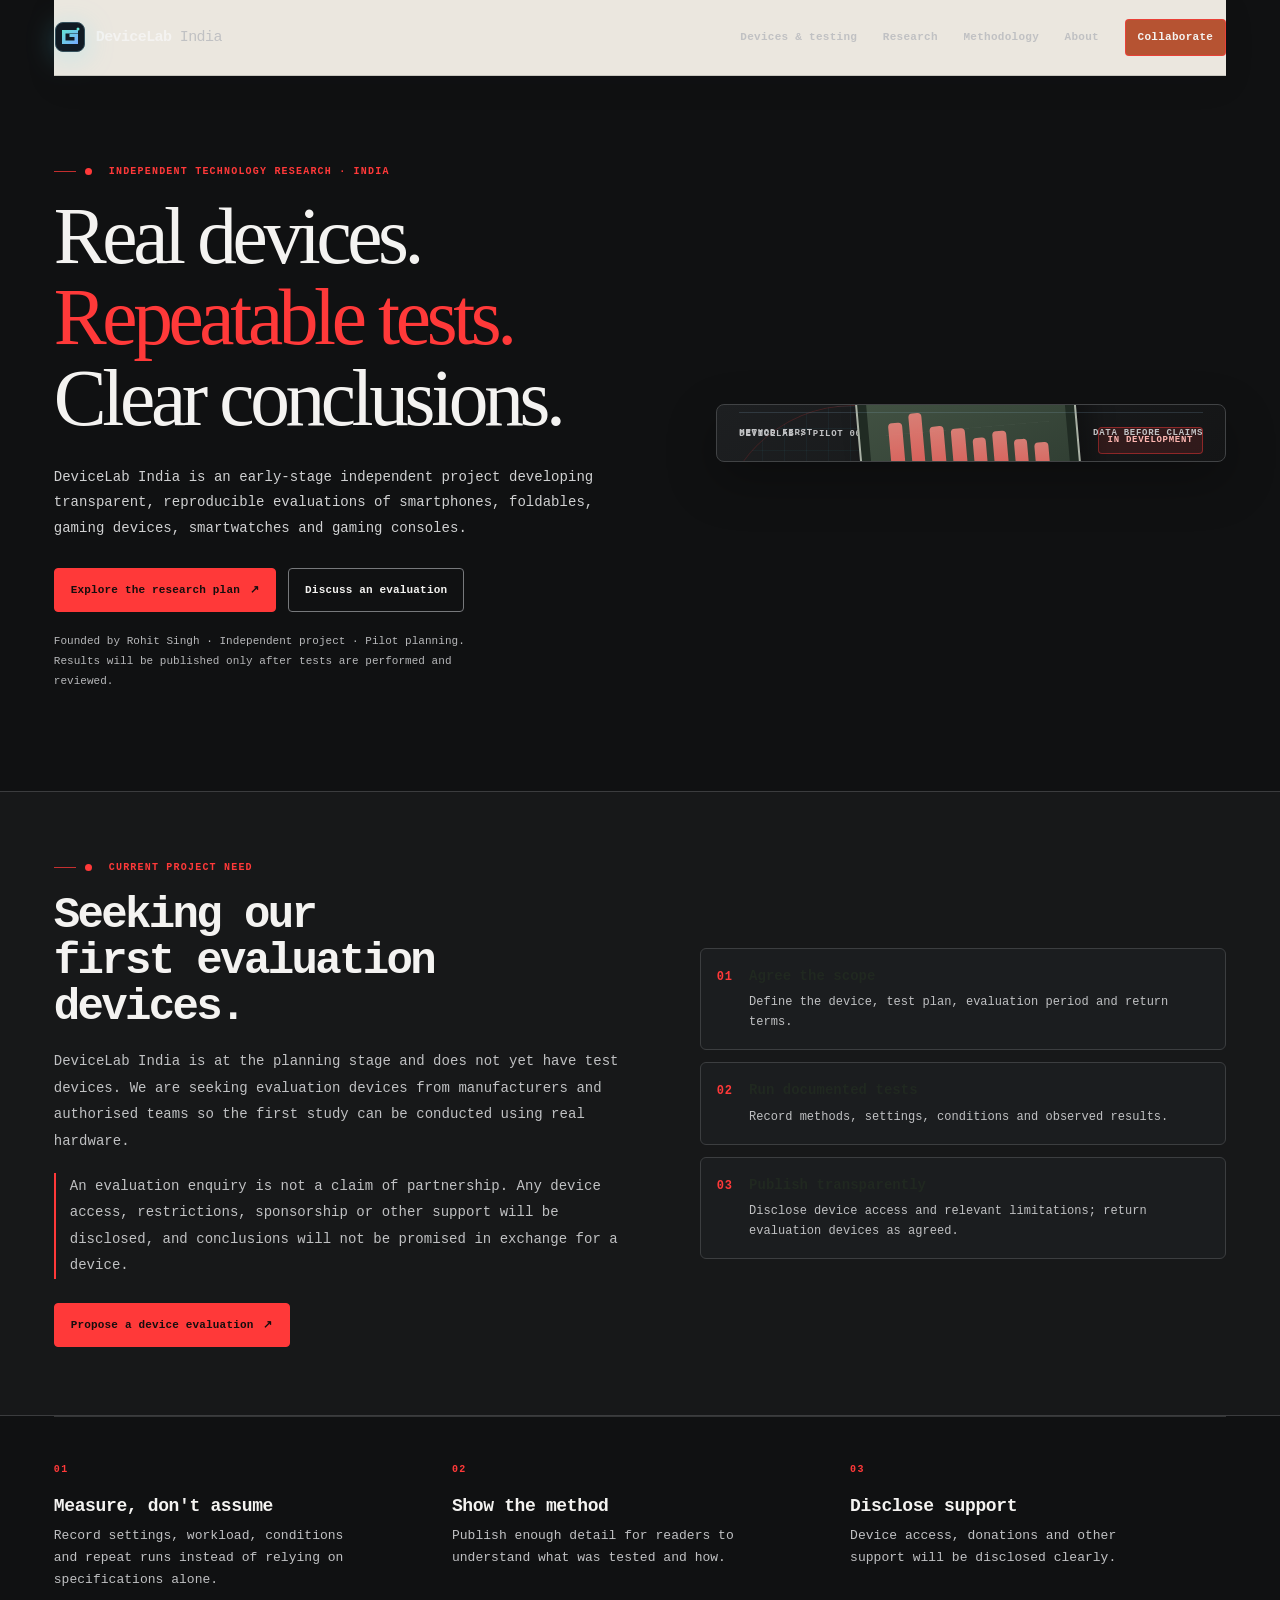
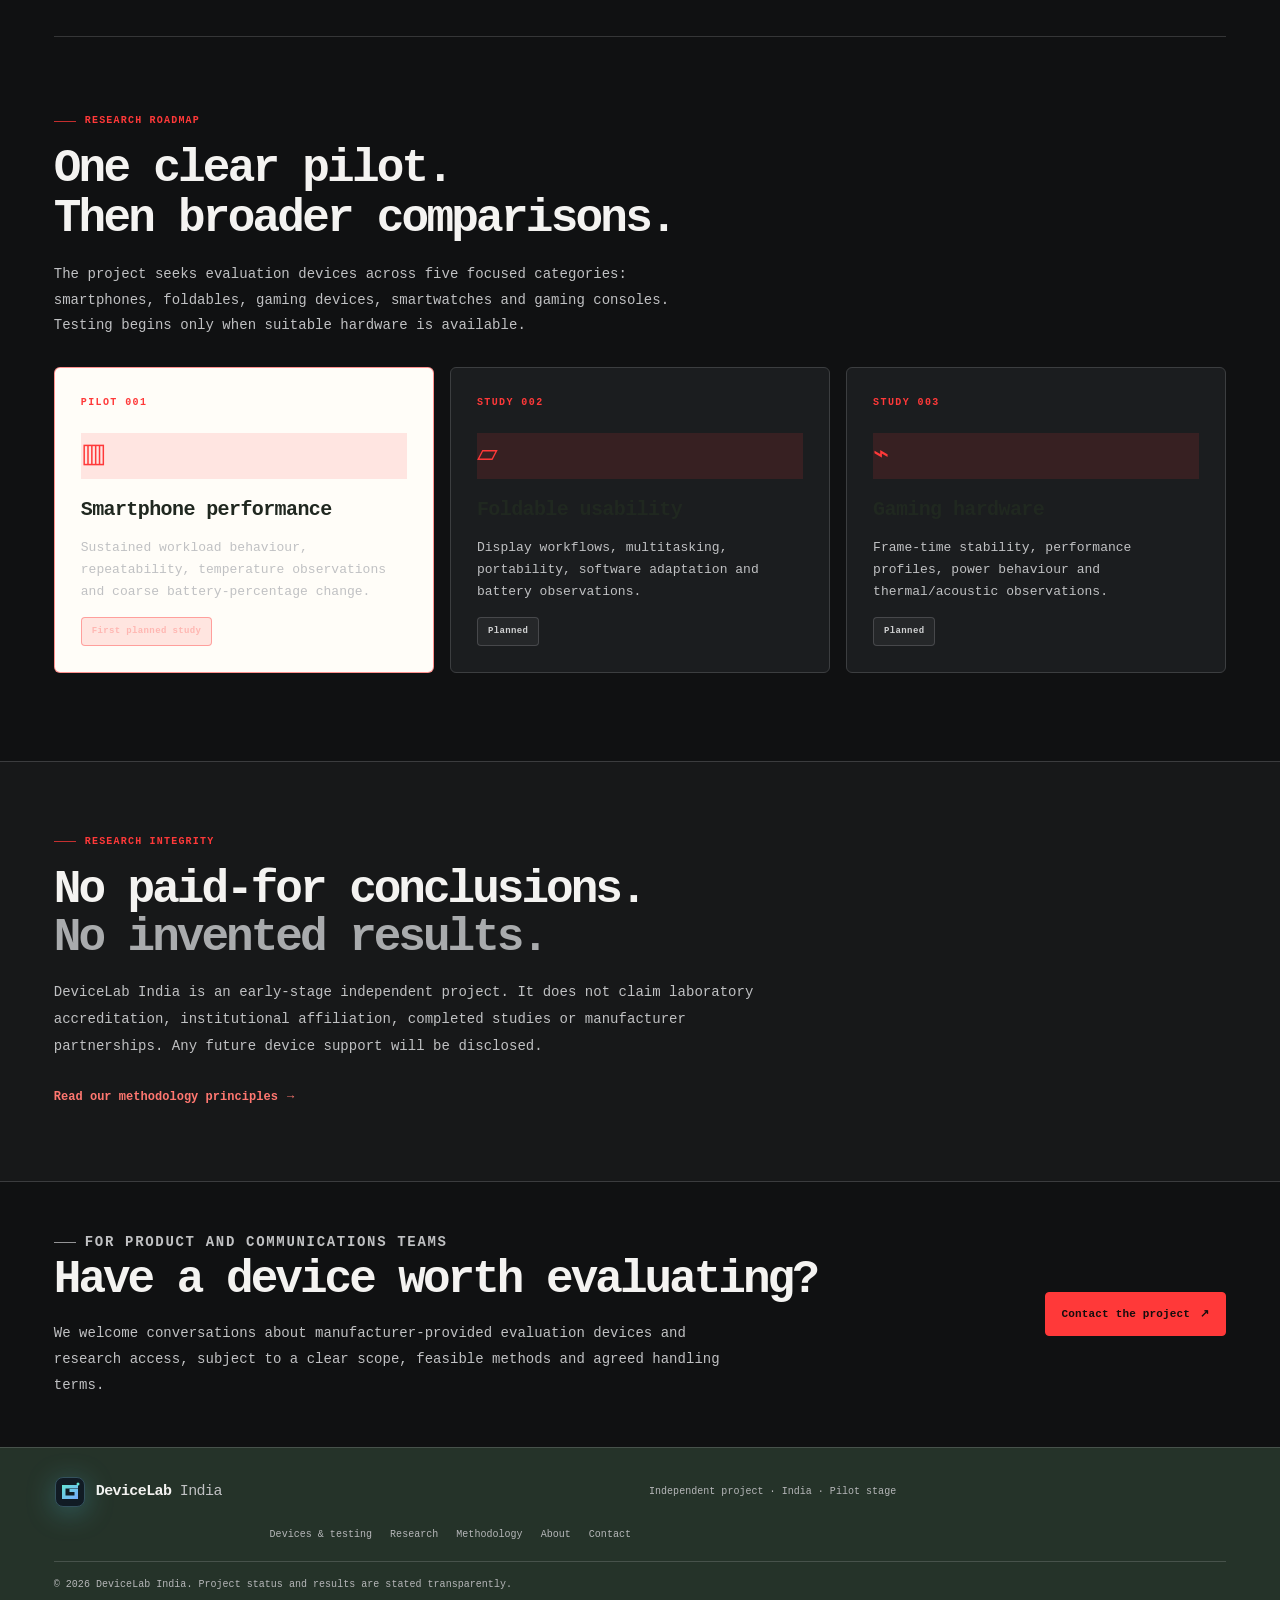
<file: index.html>
<!doctype html>
<html lang="en">
<head>
  <meta charset="utf-8">
  <meta name="viewport" content="width=device-width, initial-scale=1">
  <meta name="description" content="DeviceLab India is an independent, early-stage technology research project developing reproducible evaluations of smartphones, foldables, gaming devices, smartwatches and gaming consoles.">
  <meta name="theme-color" content="#101820">
  <title>DeviceLab India — Independent Device Research</title>
  <link rel="icon" href="assets/favicon.svg" type="image/svg+xml">
  <link rel="stylesheet" href="styles.css">
</head>
<body>
  <a class="skip-link" href="#main">Skip to content</a>
  <header class="site-header">
    <a class="brand" href="index.html" aria-label="DeviceLab India home">
      <img src="assets/logo.svg" alt="" width="38" height="38">
      <span>DeviceLab<span class="brand-light"> India</span></span>
    </a>
    <button class="menu-toggle" aria-expanded="false" aria-controls="site-nav">Menu</button>
    <nav id="site-nav" class="site-nav" aria-label="Main navigation">
      <a href="devices.html">Devices & testing</a><a href="research.html">Research</a>
      <a href="methodology.html">Methodology</a>
      <a href="about.html">About</a>
      <a class="nav-cta" href="contact.html">Collaborate</a>
    </nav>
  </header>

  <main id="main">
    <section class="hero section-wrap">
      <div class="hero-copy">
        <p class="eyebrow"><span class="status-dot"></span> Independent technology research · India</p>
        <h1>Real devices.<br><span class="gradient-text">Repeatable tests.</span><br>Clear conclusions.</h1>
        <p class="hero-lede">DeviceLab India is an early-stage independent project developing transparent, reproducible evaluations of smartphones, foldables, gaming devices, smartwatches and gaming consoles.</p>
        <div class="hero-actions">
          <a class="button button-primary" href="research.html">Explore the research plan <span aria-hidden="true">↗</span></a>
          <a class="button button-secondary" href="contact.html">Discuss an evaluation</a>
        </div>
        <p class="fine-print">Founded by Rohit Singh · Independent project · Pilot planning. Results will be published only after tests are performed and reviewed.</p>
      </div>
      <div class="hero-visual" aria-label="Research metrics illustration">
        <div class="visual-top"><span>DEVICELAB / PILOT 001</span><span class="live-pill">IN DEVELOPMENT</span></div>
        <div class="device-frame">
          <div class="device-screen">
            <div class="screen-notch"></div>
            <div class="screen-label">SUSTAINED PERFORMANCE</div>
            <div class="chart">
              <span style="height:78%"></span><span style="height:84%"></span><span style="height:73%"></span><span style="height:70%"></span><span style="height:62%"></span><span style="height:66%"></span><span style="height:58%"></span><span style="height:55%"></span>
            </div>
            <div class="chart-legend"><span><i class="legend-mark"></i> Illustrative graphic only</span><span>NO TEST DATA</span></div>
          </div>
        </div>
        <div class="visual-bottom"><span>METHOD FIRST</span><span>DATA BEFORE CLAIMS</span></div>
      </div>
    </section>

    <section class="device-access-band" aria-labelledby="device-access-title">
      <div class="section-wrap device-access-inner">
        <div class="device-access-copy">
          <p class="eyebrow"><span class="status-dot"></span> Current project need</p>
          <h2 id="device-access-title">Seeking our first evaluation devices.</h2>
          <p>DeviceLab India is at the planning stage and does not yet have test devices. We are seeking evaluation devices from manufacturers and authorised teams so the first study can be conducted using real hardware.</p>
          <p class="device-access-note">An evaluation enquiry is not a claim of partnership. Any device access, restrictions, sponsorship or other support will be disclosed, and conclusions will not be promised in exchange for a device.</p>
          <a class="button button-primary" href="contact.html">Propose a device evaluation <span aria-hidden="true">↗</span></a>
        </div>
        <ol class="device-access-steps" aria-label="Proposed evaluation process">
          <li><span>01</span><div><strong>Agree the scope</strong><p>Define the device, test plan, evaluation period and return terms.</p></div></li>
          <li><span>02</span><div><strong>Run documented tests</strong><p>Record methods, settings, conditions and observed results.</p></div></li>
          <li><span>03</span><div><strong>Publish transparently</strong><p>Disclose device access and relevant limitations; return evaluation devices as agreed.</p></div></li>
        </ol>
      </div>
    </section>

    <section class="principles section-wrap">
      <div class="principle"><span class="principle-number">01</span><h2>Measure, don't assume</h2><p>Record settings, workload, conditions and repeat runs instead of relying on specifications alone.</p></div>
      <div class="principle"><span class="principle-number">02</span><h2>Show the method</h2><p>Publish enough detail for readers to understand what was tested and how.</p></div>
      <div class="principle"><span class="principle-number">03</span><h2>Disclose support</h2><p>Device access, donations and other support will be disclosed clearly.</p></div>
    </section>

    <section class="section-wrap section-block">
      <div class="section-heading">
        <p class="eyebrow">Research roadmap</p>
        <h2>One clear pilot.<br>Then broader comparisons.</h2>
        <p class="section-intro">The project seeks evaluation devices across five focused categories: smartphones, foldables, gaming devices, smartwatches and gaming consoles. Testing begins only when suitable hardware is available.</p>
      </div>
      <div class="roadmap-grid">
        <article class="roadmap-card featured">
          <div class="card-index">PILOT 001</div><div class="card-icon">▥</div>
          <h3>Smartphone performance</h3>
          <p>Sustained workload behaviour, repeatability, temperature observations and coarse battery-percentage change.</p>
          <span class="tag">First planned study</span>
        </article>
        <article class="roadmap-card">
          <div class="card-index">STUDY 002</div><div class="card-icon">▱</div>
          <h3>Foldable usability</h3>
          <p>Display workflows, multitasking, portability, software adaptation and battery observations.</p>
          <span class="tag tag-muted">Planned</span>
        </article>
        <article class="roadmap-card">
          <div class="card-index">STUDY 003</div><div class="card-icon">⌁</div>
          <h3>Gaming hardware</h3>
          <p>Frame-time stability, performance profiles, power behaviour and thermal/acoustic observations.</p>
          <span class="tag tag-muted">Planned</span>
        </article>
      </div>
    </section>

    <section class="statement-band">
      <div class="section-wrap statement-inner">
        <p class="eyebrow">Research integrity</p>
        <h2>No paid-for conclusions.<br><span class="muted-text">No invented results.</span></h2>
        <p>DeviceLab India is an early-stage independent project. It does not claim laboratory accreditation, institutional affiliation, completed studies or manufacturer partnerships. Any future device support will be disclosed.</p>
        <a class="text-link" href="methodology.html">Read our methodology principles <span aria-hidden="true">→</span></a>
      </div>
    </section>

    <section class="section-wrap final-cta">
      <div><p class="eyebrow">For product and communications teams</p><h2>Have a device worth evaluating?</h2><p>We welcome conversations about manufacturer-provided evaluation devices and research access, subject to a clear scope, feasible methods and agreed handling terms.</p></div>
      <a class="button button-primary" href="contact.html">Contact the project <span aria-hidden="true">↗</span></a>
    </section>
  </main>

  <footer class="site-footer">
    <a class="brand footer-brand" href="index.html"><img src="assets/logo.svg" alt="" width="30" height="30"><span>DeviceLab<span class="brand-light"> India</span></span></a>
    <p>Independent project · India · Pilot stage</p>
    <div class="footer-links"><a href="devices.html">Devices & testing</a><a href="research.html">Research</a><a href="methodology.html">Methodology</a><a href="about.html">About</a><a href="contact.html">Contact</a></div>
    <p class="copyright">© <span id="year"></span> DeviceLab India. Project status and results are stated transparently.</p>
  </footer>
  <script src="script.js"></script>
</body>
</html>
</file>
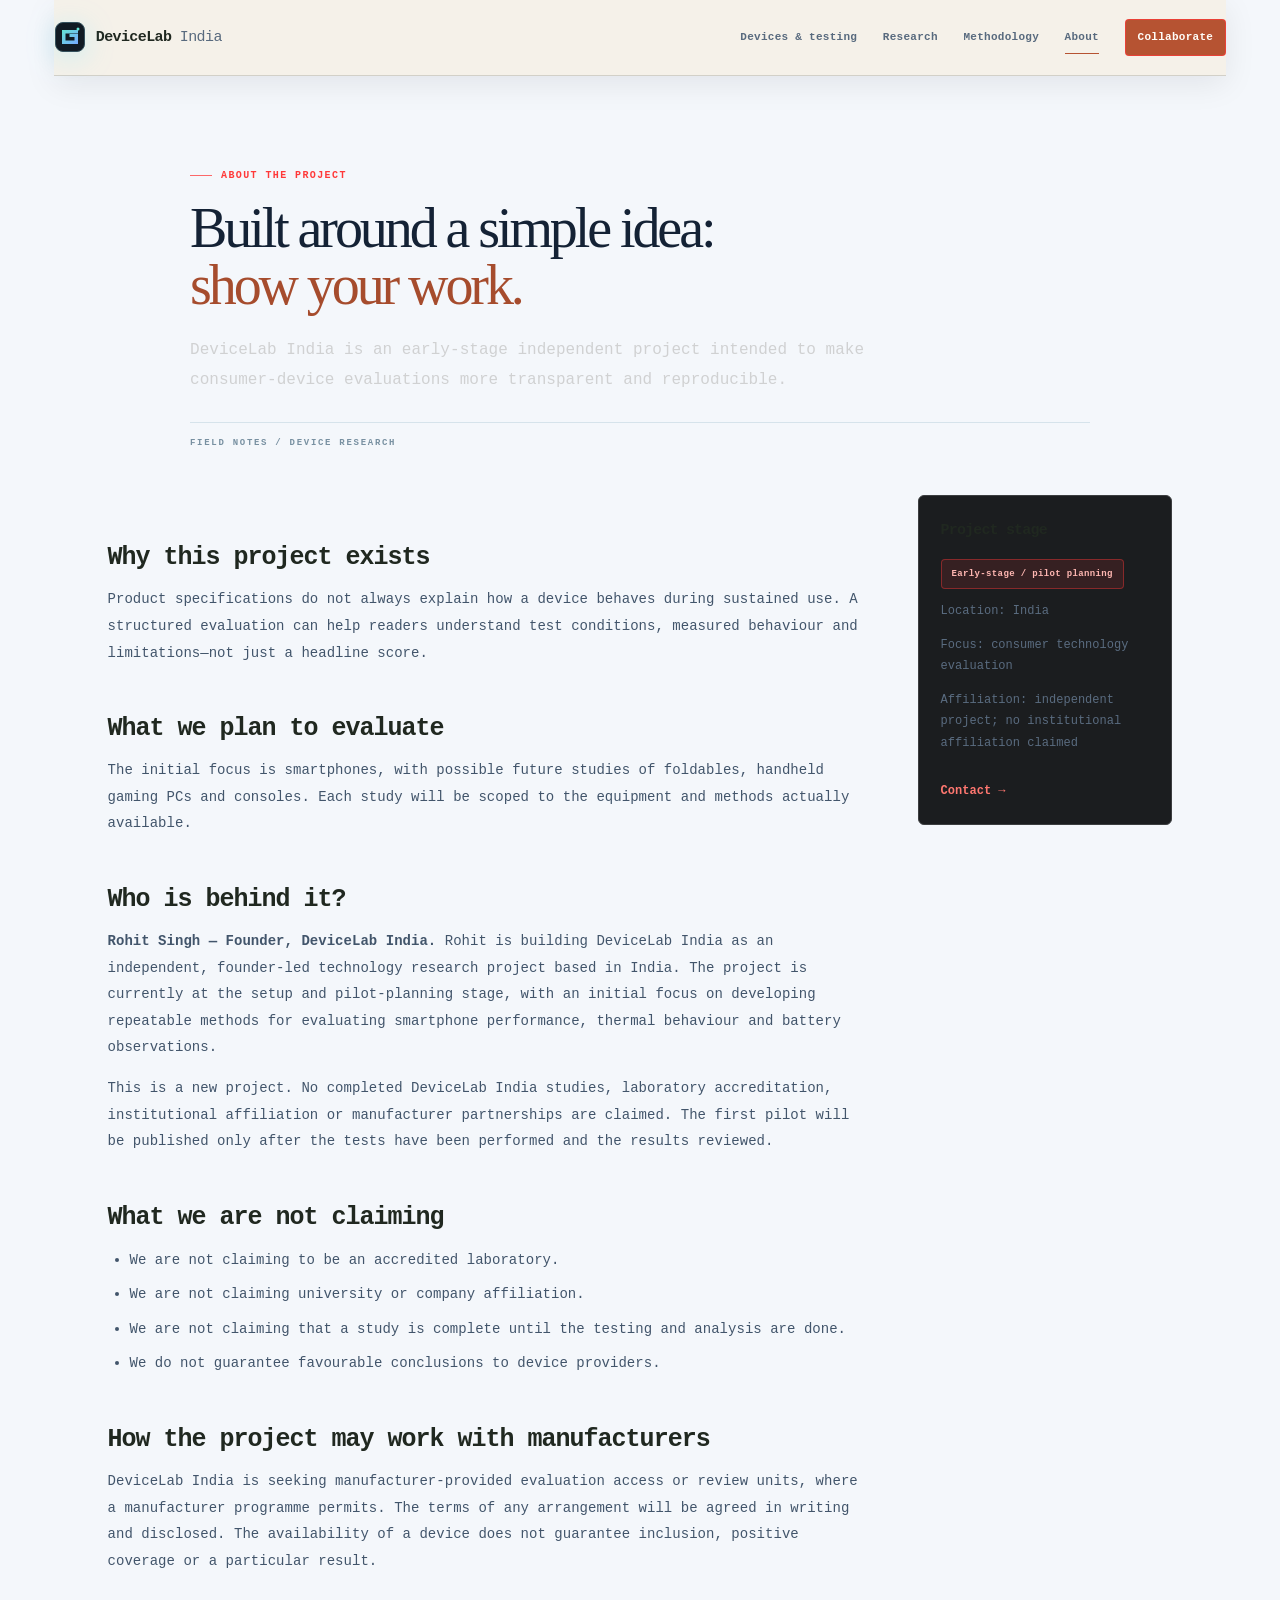
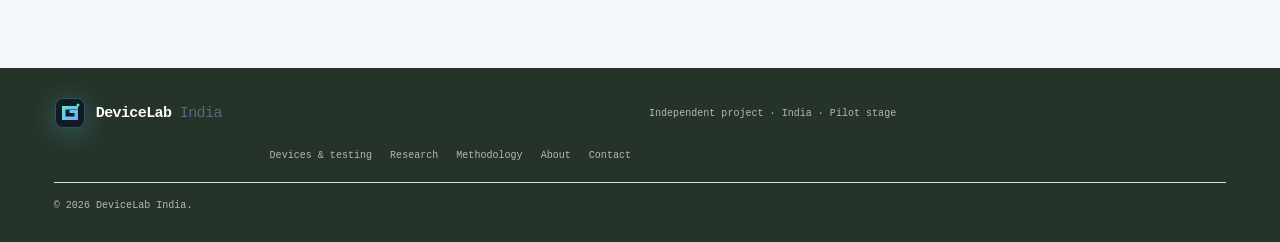
<file: about.html>
<!doctype html>
<html lang="en"><head><meta charset="utf-8"><meta name="viewport" content="width=device-width, initial-scale=1"><meta name="description" content="About DeviceLab India, an early-stage independent technology research project."><meta name="theme-color" content="#101820"><title>About — DeviceLab India</title><link rel="icon" href="assets/favicon.svg" type="image/svg+xml"><link rel="stylesheet" href="styles.css"></head>
<body class="light-page"><a class="skip-link" href="#main">Skip to content</a><header class="site-header"><a class="brand" href="index.html"><img src="assets/logo.svg" alt="" width="38" height="38"><span>DeviceLab<span class="brand-light"> India</span></span></a><button class="menu-toggle" aria-expanded="false" aria-controls="site-nav">Menu</button><nav id="site-nav" class="site-nav"><a href="devices.html">Devices & testing</a><a href="research.html">Research</a><a href="methodology.html">Methodology</a><a href="about.html">About</a><a class="nav-cta" href="contact.html">Collaborate</a></nav></header>
<main id="main" class="section-wrap"><section class="page-hero"><p class="eyebrow">About the project</p><h1>Built around a simple idea:<br><span class="gradient-text">show your work.</span></h1><p>DeviceLab India is an early-stage independent project intended to make consumer-device evaluations more transparent and reproducible.</p></section>
<div class="content-layout"><article class="prose">
<h2>Why this project exists</h2><p>Product specifications do not always explain how a device behaves during sustained use. A structured evaluation can help readers understand test conditions, measured behaviour and limitations—not just a headline score.</p>
<h2>What we plan to evaluate</h2><p>The initial focus is smartphones, with possible future studies of foldables, handheld gaming PCs and consoles. Each study will be scoped to the equipment and methods actually available.</p>
<h2>Who is behind it?</h2><p><b>Rohit Singh — Founder, DeviceLab India.</b> Rohit is building DeviceLab India as an independent, founder-led technology research project based in India. The project is currently at the setup and pilot-planning stage, with an initial focus on developing repeatable methods for evaluating smartphone performance, thermal behaviour and battery observations.</p><p>This is a new project. No completed DeviceLab India studies, laboratory accreditation, institutional affiliation or manufacturer partnerships are claimed. The first pilot will be published only after the tests have been performed and the results reviewed.</p>
<h2>What we are not claiming</h2><ul><li>We are not claiming to be an accredited laboratory.</li><li>We are not claiming university or company affiliation.</li><li>We are not claiming that a study is complete until the testing and analysis are done.</li><li>We do not guarantee favourable conclusions to device providers.</li></ul>
<h2>How the project may work with manufacturers</h2><p>DeviceLab India is seeking manufacturer-provided evaluation access or review units, where a manufacturer programme permits. The terms of any arrangement will be agreed in writing and disclosed. The availability of a device does not guarantee inclusion, positive coverage or a particular result.</p>
</article><aside class="side-card"><h3>Project stage</h3><p><span class="tag">Early-stage / pilot planning</span></p><p>Location: India</p><p>Focus: consumer technology evaluation</p><p>Affiliation: independent project; no institutional affiliation claimed</p><a class="text-link" href="contact.html">Contact →</a></aside></div></main>
<footer class="site-footer"><a class="brand footer-brand" href="index.html"><img src="assets/logo.svg" alt="" width="30" height="30"><span>DeviceLab<span class="brand-light"> India</span></span></a><p>Independent project · India · Pilot stage</p><div class="footer-links"><a href="devices.html">Devices & testing</a><a href="research.html">Research</a><a href="methodology.html">Methodology</a><a href="about.html">About</a><a href="contact.html">Contact</a></div><p class="copyright">© <span id="year"></span> DeviceLab India.</p></footer><script src="script.js"></script></body></html>
</file>
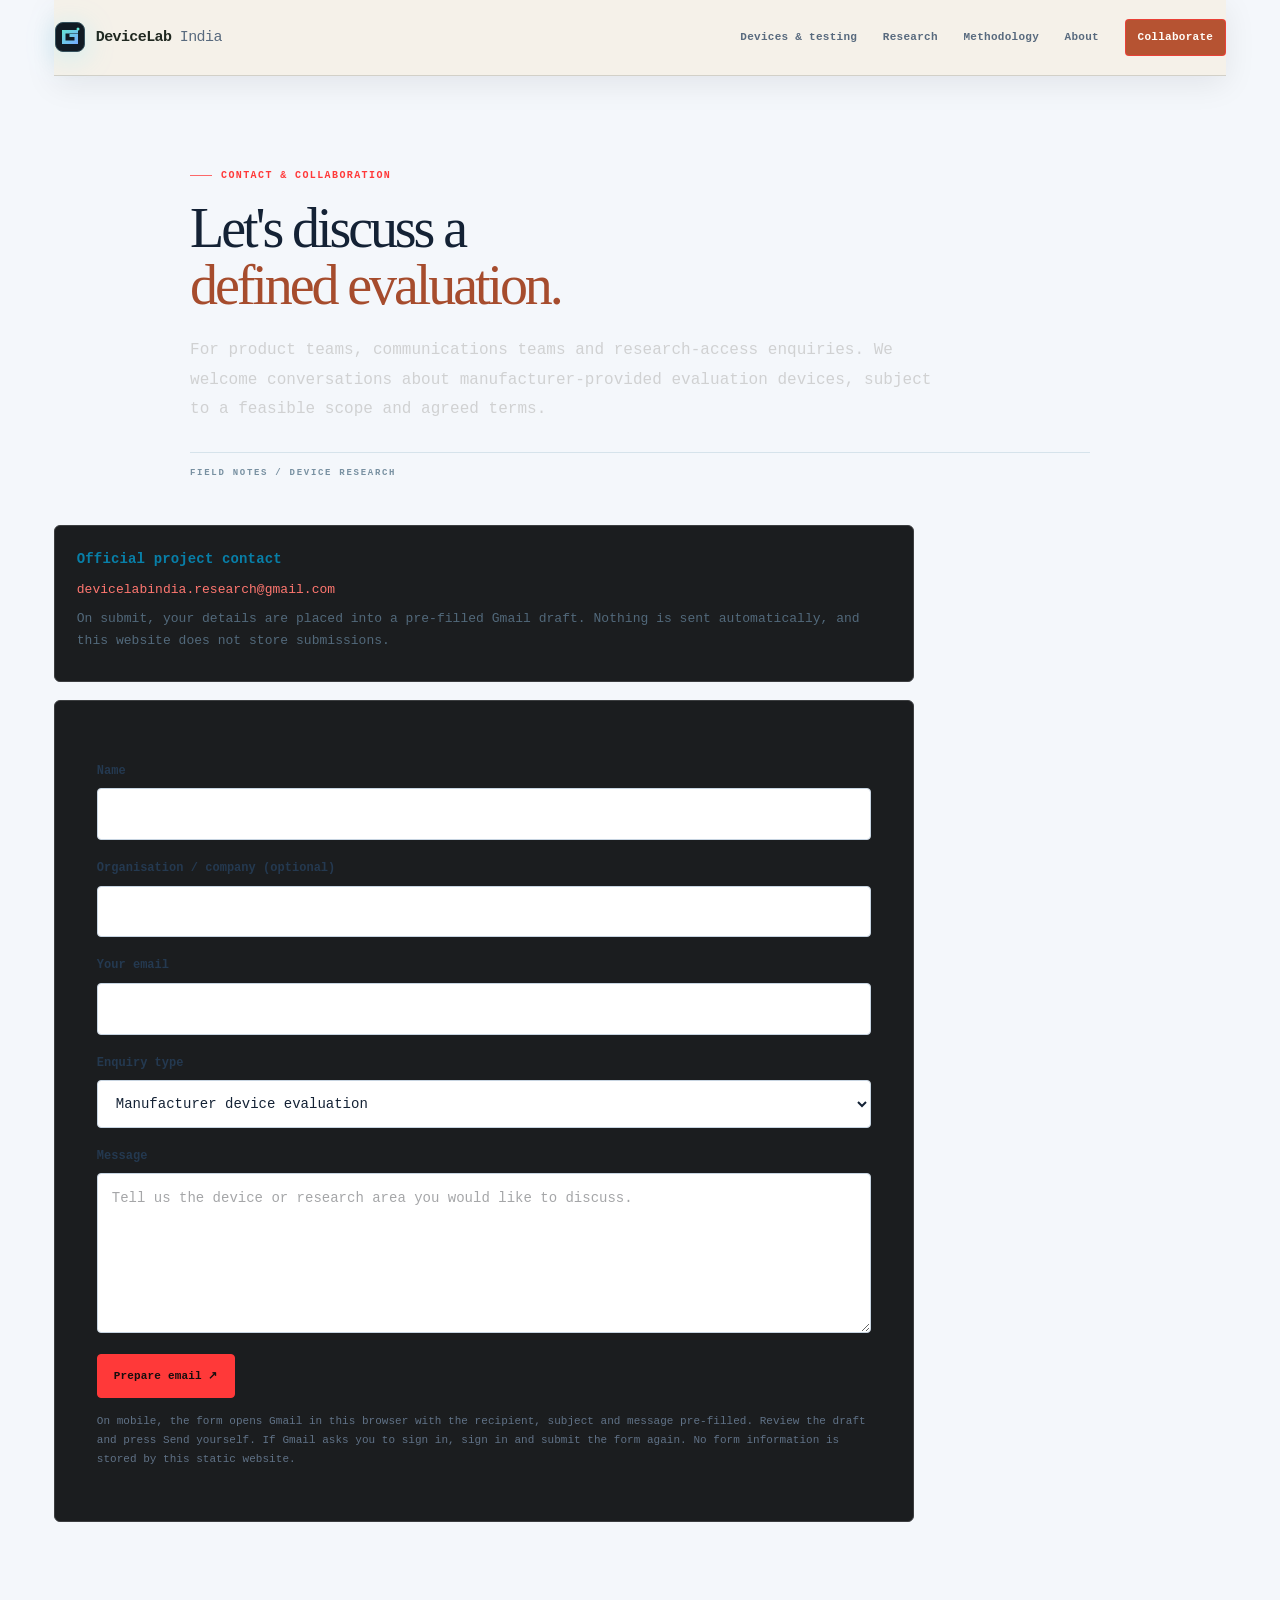
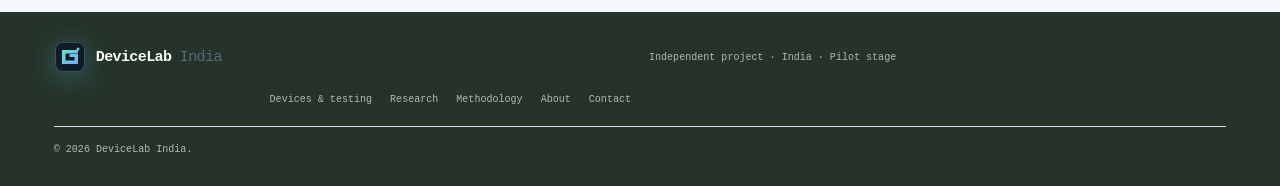
<file: contact.html>
<!doctype html>
<html lang="en"><head><meta charset="utf-8"><meta name="viewport" content="width=device-width, initial-scale=1"><meta name="description" content="Contact DeviceLab India about device evaluation and research access."><meta name="theme-color" content="#0a1020"><title>Contact — DeviceLab India</title><link rel="icon" href="assets/favicon.svg" type="image/svg+xml"><link rel="stylesheet" href="styles.css"></head>
<body class="light-page"><a class="skip-link" href="#main">Skip to content</a><header class="site-header"><a class="brand" href="index.html"><img src="assets/logo.svg" alt="" width="38" height="38"><span>DeviceLab<span class="brand-light"> India</span></span></a><button class="menu-toggle" aria-expanded="false" aria-controls="site-nav">Menu</button><nav id="site-nav" class="site-nav"><a href="devices.html">Devices & testing</a><a href="research.html">Research</a><a href="methodology.html">Methodology</a><a href="about.html">About</a><a class="nav-cta" href="contact.html">Collaborate</a></nav></header>
<main id="main" class="section-wrap"><section class="page-hero"><p class="eyebrow">Contact & collaboration</p><h1>Let's discuss a<br><span class="gradient-text">defined evaluation.</span></h1><p>For product teams, communications teams and research-access enquiries. We welcome conversations about manufacturer-provided evaluation devices, subject to a feasible scope and agreed terms.</p></section>
<div class="form-shell"><div class="note-box contact-address-card"><strong>Official project contact</strong><p><a class="contact-email" href="mailto:devicelabindia.research@gmail.com">devicelabindia.research@gmail.com</a></p><p>On submit, your details are placed into a pre-filled Gmail draft. Nothing is sent automatically, and this website does not store submissions.</p></div>
<div class="form-card"><form id="contact-form">
<label for="name">Name</label><input id="name" name="name" autocomplete="name" required>
<label for="organisation">Organisation / company (optional)</label><input id="organisation" name="organisation" autocomplete="organization">
<label for="email">Your email</label><input id="email" name="email" type="email" autocomplete="email" required>
<label for="topic">Enquiry type</label><select id="topic" name="topic"><option>Manufacturer device evaluation</option><option>Research collaboration</option><option>Methodology question</option><option>Other</option></select>
<label for="message">Message</label><textarea id="message" name="message" required placeholder="Tell us the device or research area you would like to discuss."></textarea>
<button class="button button-primary" type="submit">Prepare email ↗</button>
<p class="form-help">On mobile, the form opens Gmail in this browser with the recipient, subject and message pre-filled. Review the draft and press Send yourself. If Gmail asks you to sign in, sign in and submit the form again. No form information is stored by this static website.</p>
</form></div></div></main>
<footer class="site-footer"><a class="brand footer-brand" href="index.html"><img src="assets/logo.svg" alt="" width="30" height="30"><span>DeviceLab<span class="brand-light"> India</span></span></a><p>Independent project · India · Pilot stage</p><div class="footer-links"><a href="devices.html">Devices & testing</a><a href="research.html">Research</a><a href="methodology.html">Methodology</a><a href="about.html">About</a><a href="contact.html">Contact</a></div><p class="copyright">© <span id="year"></span> DeviceLab India.</p></footer>
<script src="script.js"></script><script>
const form = document.querySelector("#contact-form");
form.addEventListener("submit", (event) => {
  event.preventDefault();
  const destination = "devicelabindia.research@gmail.com";
  const data = new FormData(form);
  const subject = encodeURIComponent("DeviceLab India enquiry: " + data.get("topic"));
  const body = encodeURIComponent("Name: " + data.get("name") + "\nOrganisation: " + data.get("organisation") + "\nReply email: " + data.get("email") + "\n\n" + data.get("message"));
  const composeUrl = "https://mail.google.com/mail/?view=cm&fs=1&to=" + encodeURIComponent(destination) + "&su=" + subject + "&body=" + body;
  window.location.assign(composeUrl);
});
</script></body></html>
</file>
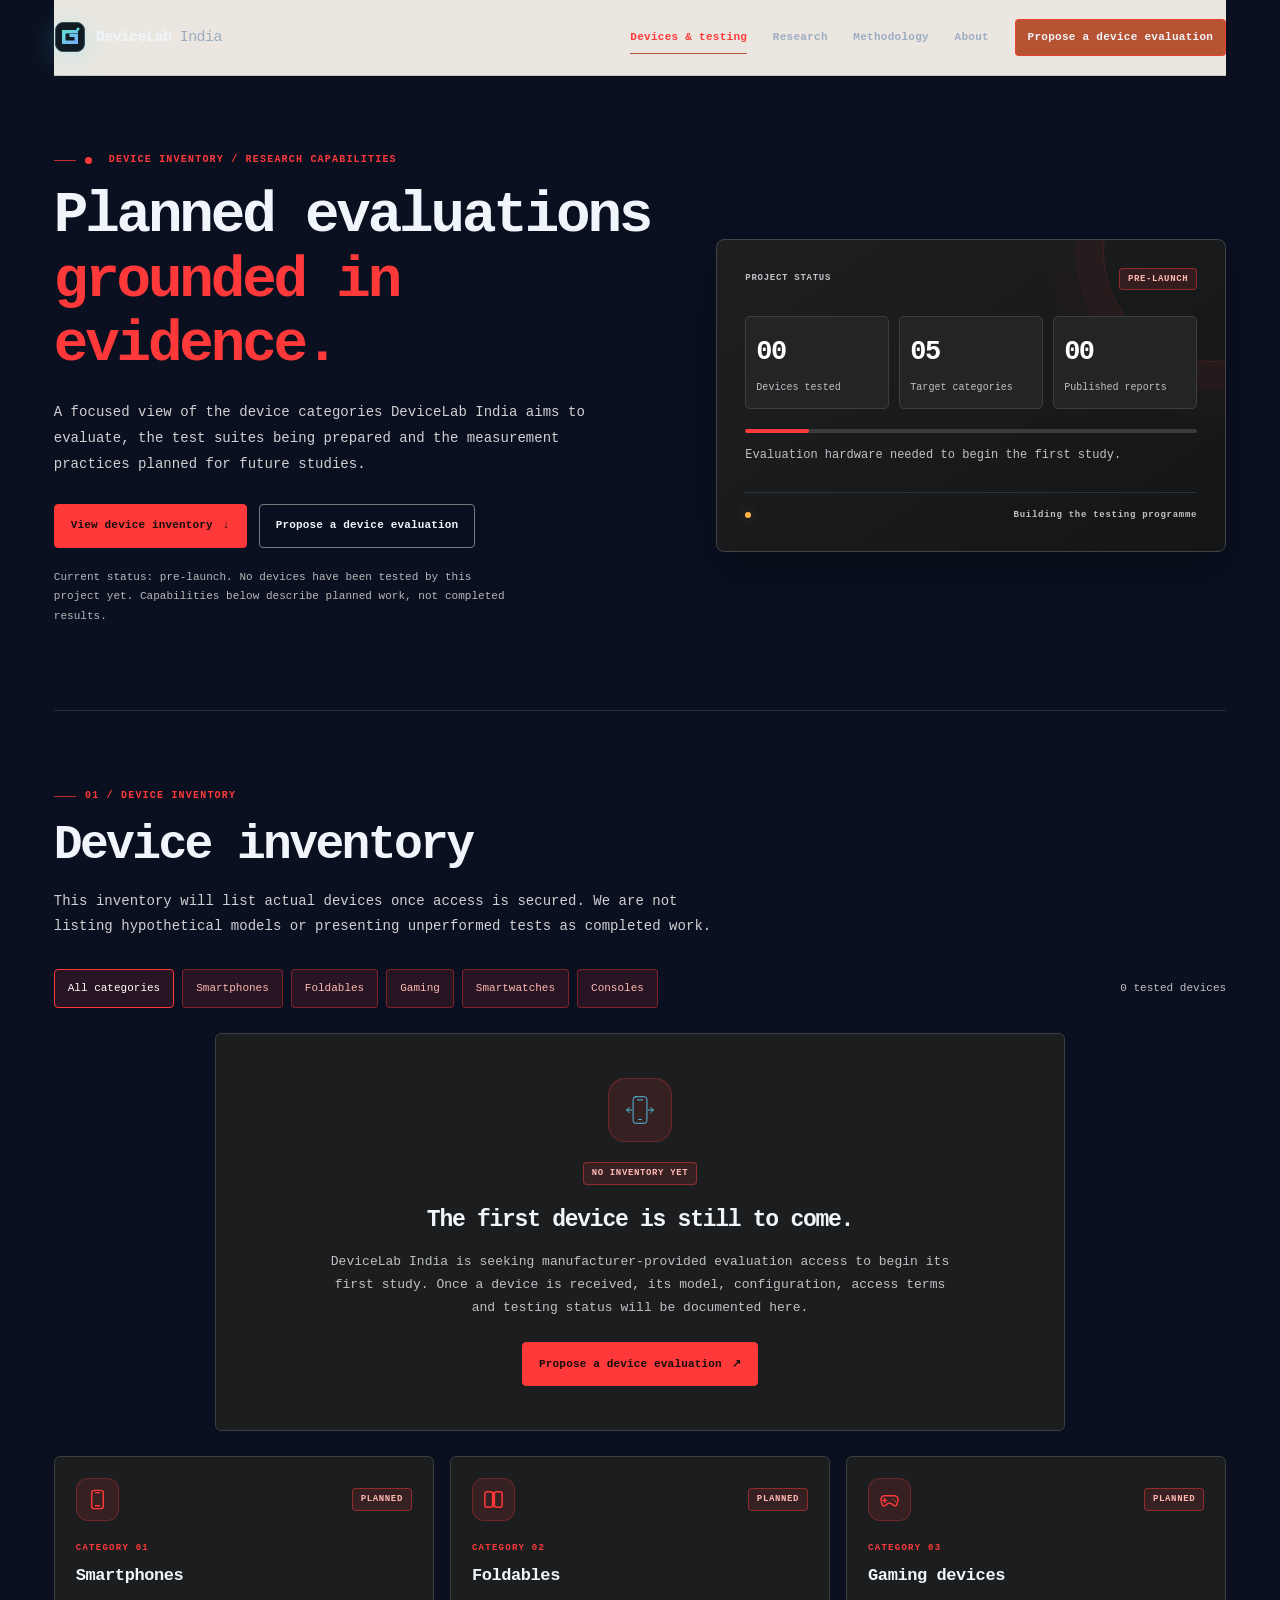
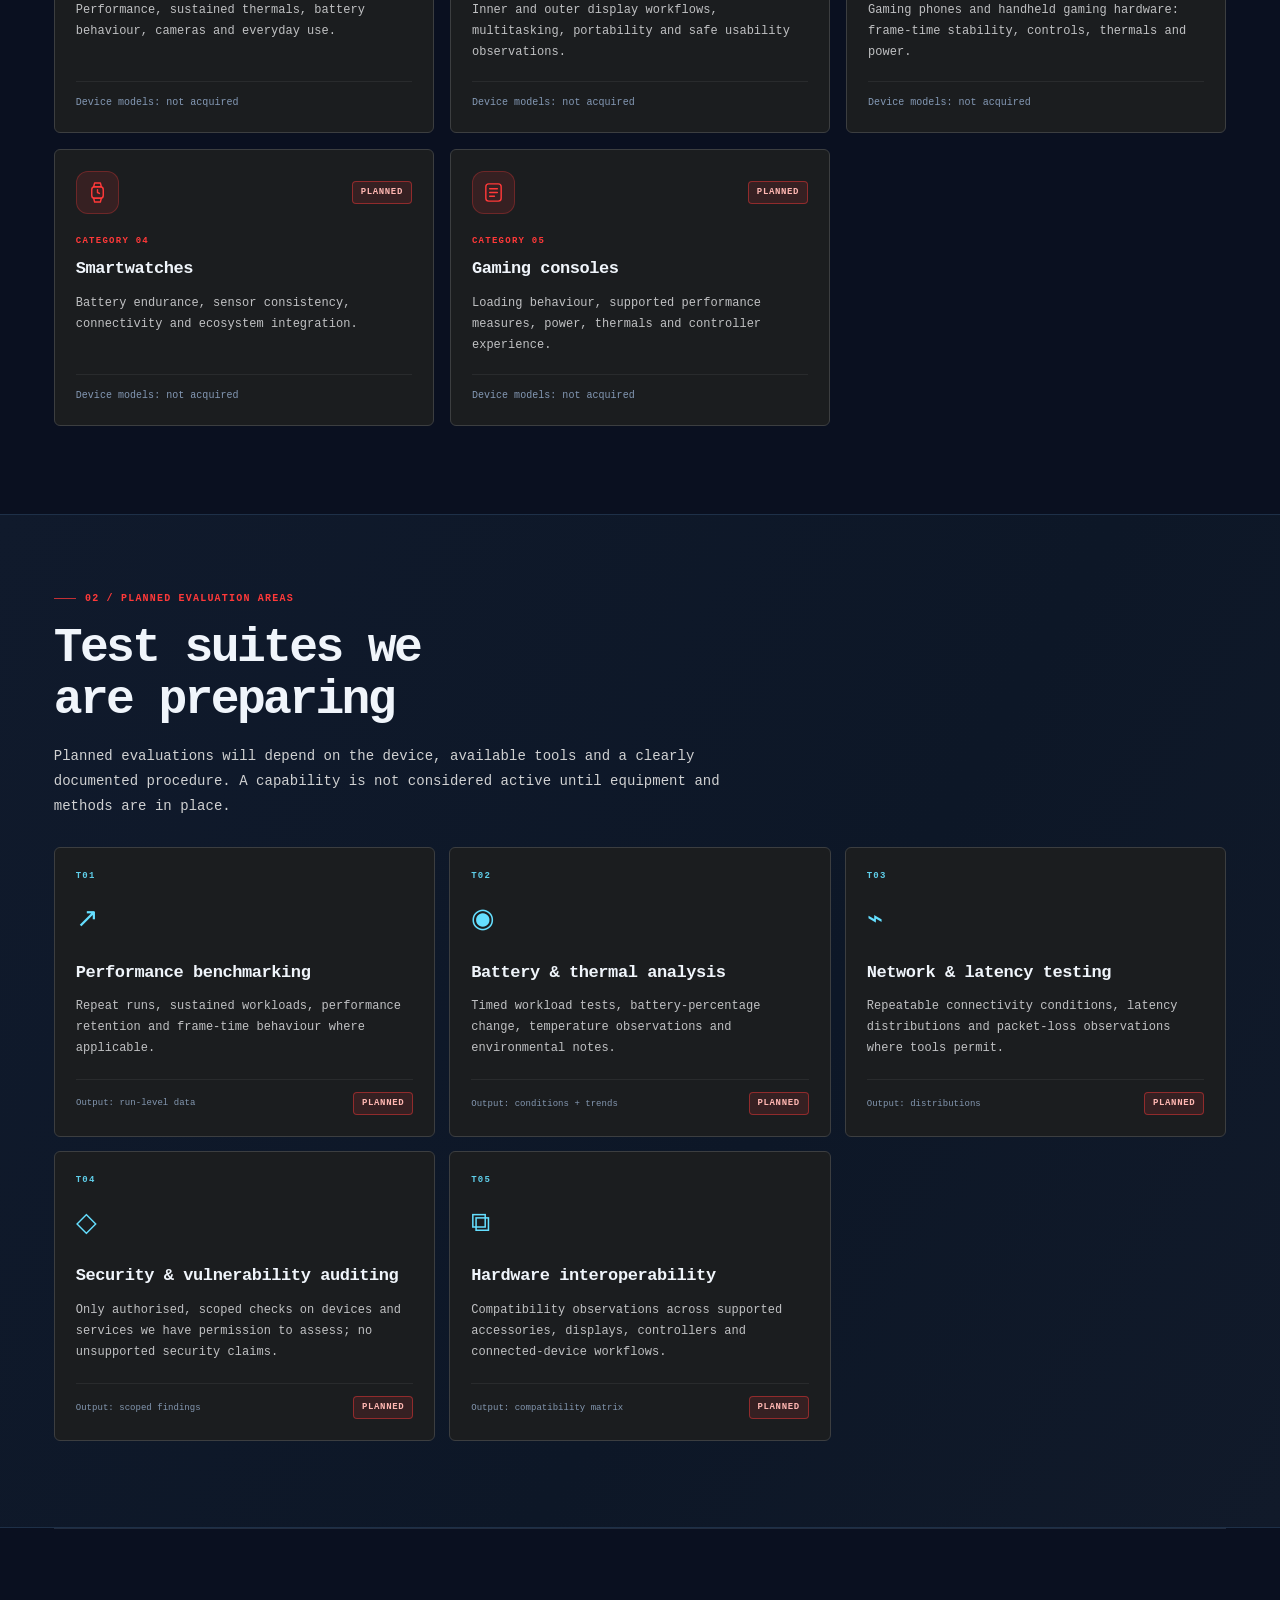
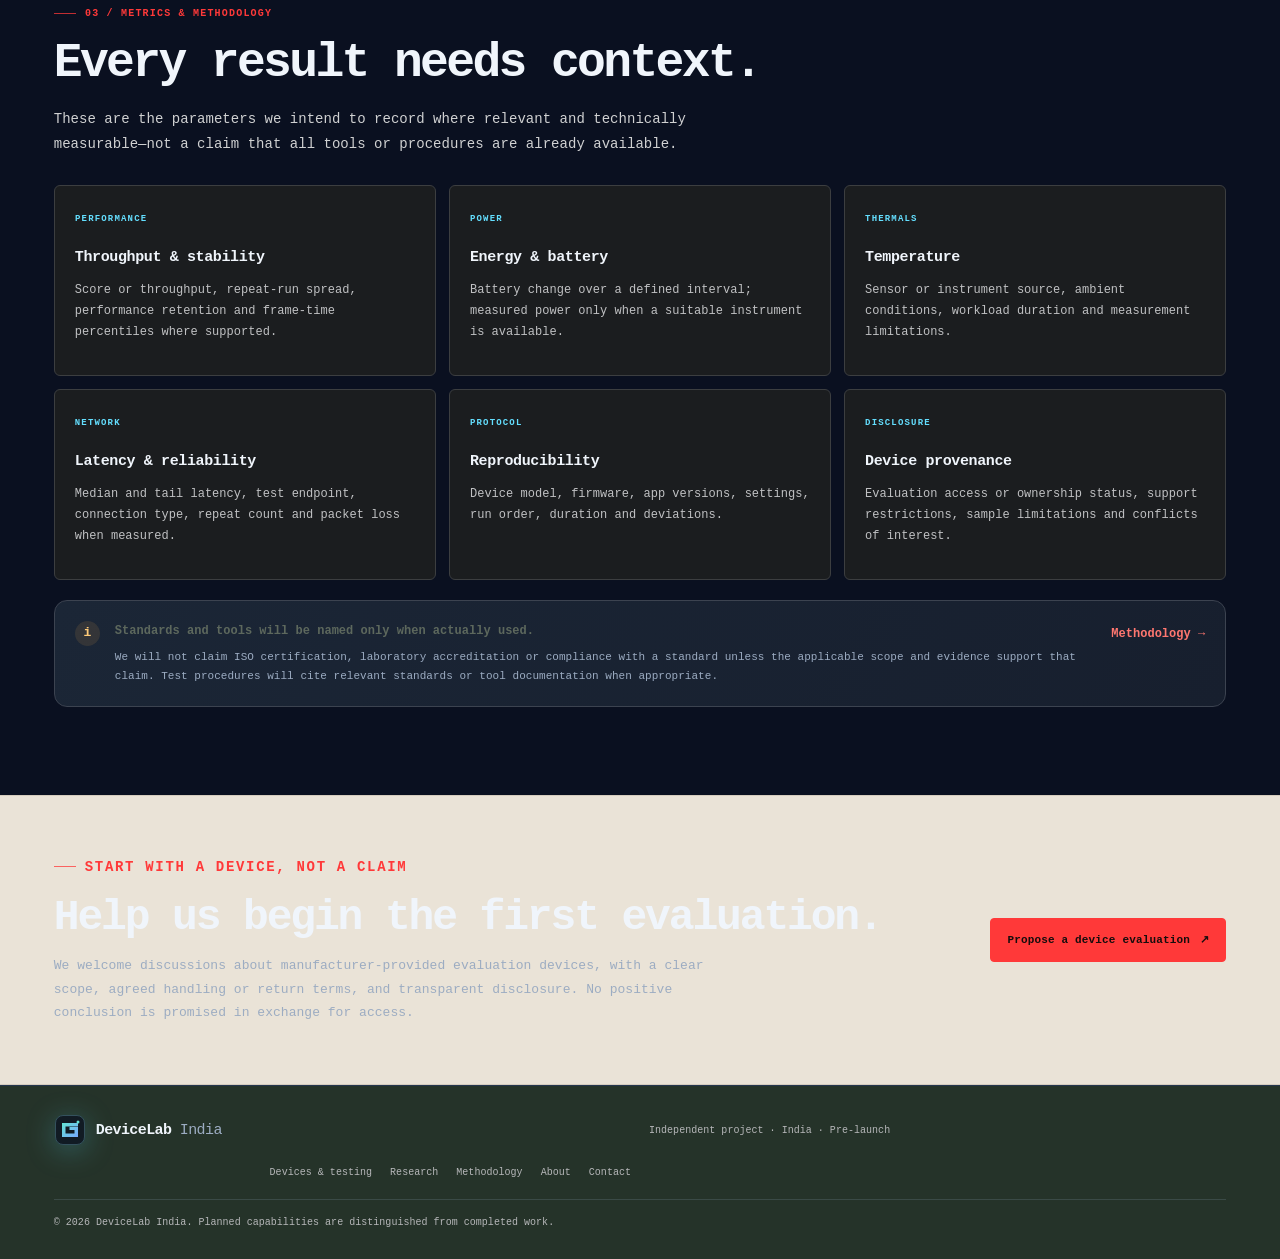
<file: devices.html>
<!doctype html>
<html lang="en">
<head>
  <meta charset="utf-8"><meta name="viewport" content="width=device-width, initial-scale=1">
  <meta name="description" content="DeviceLab India device inventory status, planned device-testing capabilities, measurement parameters and research methods.">
  <meta name="theme-color" content="#0a1020"><title>Devices & Testing Capabilities — DeviceLab India</title>
  <link rel="icon" href="assets/favicon.svg" type="image/svg+xml"><link rel="stylesheet" href="styles.css">
</head>
<body class="lab-page">
<a class="skip-link" href="#main">Skip to content</a>
<header class="site-header"><a class="brand" href="index.html" aria-label="DeviceLab India home"><img src="assets/logo.svg" alt="" width="38" height="38"><span>DeviceLab<span class="brand-light"> India</span></span></a><button class="menu-toggle" aria-expanded="false" aria-controls="site-nav">Menu</button><nav id="site-nav" class="site-nav" aria-label="Main navigation"><a class="active" href="devices.html">Devices & testing</a><a href="research.html">Research</a><a href="methodology.html">Methodology</a><a href="about.html">About</a><a class="nav-cta" href="contact.html">Propose a device evaluation</a></nav></header>
<main id="main">
  <section class="lab-hero section-wrap">
    <div class="lab-hero-copy"><p class="eyebrow"><span class="status-dot"></span> Device inventory / research capabilities</p><h1>Planned evaluations<br><span class="gradient-text">grounded in evidence.</span></h1><p class="hero-lede">A focused view of the device categories DeviceLab India aims to evaluate, the test suites being prepared and the measurement practices planned for future studies.</p><div class="hero-actions"><a class="button button-primary" href="#inventory">View device inventory <span aria-hidden="true">↓</span></a><a class="button button-secondary" href="contact.html">Propose a device evaluation</a></div><p class="fine-print">Current status: pre-launch. No devices have been tested by this project yet. Capabilities below describe planned work, not completed results.</p></div>
    <div class="lab-status-panel"><div class="panel-head"><span>PROJECT STATUS</span><span class="status-pill status-planned">PRE-LAUNCH</span></div><div class="status-grid"><div><strong>00</strong><span>Devices tested</span></div><div><strong>05</strong><span>Target categories</span></div><div><strong>00</strong><span>Published reports</span></div></div><div class="status-track"><span></span></div><p>Evaluation hardware needed to begin the first study.</p><div class="panel-foot"><span class="tiny-dot"></span> Building the testing programme</div></div>
  </section>
  <section class="inventory-section section-wrap" id="inventory"><div class="section-heading"><p class="eyebrow">01 / Device inventory</p><h2>Device inventory</h2><p class="section-intro">This inventory will list actual devices once access is secured. We are not listing hypothetical models or presenting unperformed tests as completed work.</p></div>
    <div class="inventory-toolbar"><div class="filter-chips" role="group" aria-label="Filter device categories"><button class="filter-chip active" data-filter="all" aria-pressed="true">All categories</button><button class="filter-chip" data-filter="phones" aria-pressed="false">Smartphones</button><button class="filter-chip" data-filter="foldables" aria-pressed="false">Foldables</button><button class="filter-chip" data-filter="gaming" aria-pressed="false">Gaming</button><button class="filter-chip" data-filter="watches" aria-pressed="false">Smartwatches</button><button class="filter-chip" data-filter="consoles" aria-pressed="false">Consoles</button></div><span class="inventory-count" id="inventory-count">0 tested devices</span></div>
    <div class="empty-inventory" id="empty-inventory"><div class="empty-icon"><svg viewBox="0 0 64 64" aria-hidden="true"><rect x="19" y="7" width="26" height="50" rx="5"/><path d="M27 13h10M29 50h6"/><path d="M7 32h10M47 32h10"/><path d="M12 27l-5 5 5 5M52 27l5 5-5 5"/></svg></div><span class="status-pill status-planned">NO INVENTORY YET</span><h3>The first device is still to come.</h3><p>DeviceLab India is seeking manufacturer-provided evaluation access to begin its first study. Once a device is received, its model, configuration, access terms and testing status will be documented here.</p><a class="button button-primary" href="contact.html">Propose a device evaluation <span aria-hidden="true">↗</span></a></div>
    <div class="category-shelf" id="category-shelf" aria-label="Planned device categories">
      <article class="category-card" data-category="phones"><div class="category-card-top"><span class="category-icon"><svg viewBox="0 0 24 24" aria-hidden="true"><rect x="6" y="2.5" width="12" height="19" rx="2.5"/><path d="M10 5h4M10 18.5h4"/></svg></span><span class="status-pill status-planned">PLANNED</span></div><p class="card-kicker">CATEGORY 01</p><h3>Smartphones</h3><p>Performance, sustained thermals, battery behaviour, cameras and everyday use.</p><span class="category-meta">Device models: not acquired</span></article>
      <article class="category-card" data-category="foldables"><div class="category-card-top"><span class="category-icon"><svg viewBox="0 0 24 24" aria-hidden="true"><rect x="3" y="4" width="8" height="16" rx="2"/><rect x="13" y="4" width="8" height="16" rx="2"/><path d="M12 5v14"/></svg></span><span class="status-pill status-planned">PLANNED</span></div><p class="card-kicker">CATEGORY 02</p><h3>Foldables</h3><p>Inner and outer display workflows, multitasking, portability and safe usability observations.</p><span class="category-meta">Device models: not acquired</span></article>
      <article class="category-card" data-category="gaming"><div class="category-card-top"><span class="category-icon"><svg viewBox="0 0 24 24" aria-hidden="true"><path d="M7 8h10a4 4 0 0 1 3.8 5.2l-1.2 4a2 2 0 0 1-3.2 1l-3-2.2h-2.8l-3 2.2a2 2 0 0 1-3.2-1l-1.2-4A4 4 0 0 1 7 8Z"/><path d="M7 11v4M5 13h4M16 12h.01M18 14h.01"/></svg></span><span class="status-pill status-planned">PLANNED</span></div><p class="card-kicker">CATEGORY 03</p><h3>Gaming devices</h3><p>Gaming phones and handheld gaming hardware: frame-time stability, controls, thermals and power.</p><span class="category-meta">Device models: not acquired</span></article>
      <article class="category-card" data-category="watches"><div class="category-card-top"><span class="category-icon"><svg viewBox="0 0 24 24" aria-hidden="true"><rect x="6" y="6" width="12" height="12" rx="3"/><path d="M9 2h6l1 4H8l1-4ZM8 18h8l-1 4h-6l-1-4Z"/><path d="M12 9v3l2 1"/></svg></span><span class="status-pill status-planned">PLANNED</span></div><p class="card-kicker">CATEGORY 04</p><h3>Smartwatches</h3><p>Battery endurance, sensor consistency, connectivity and ecosystem integration.</p><span class="category-meta">Device models: not acquired</span></article>
      <article class="category-card" data-category="consoles"><div class="category-card-top"><span class="category-icon"><svg viewBox="0 0 24 24" aria-hidden="true"><rect x="4" y="3" width="16" height="18" rx="3"/><path d="M8 8h8M8 12h8M8 16h5"/></svg></span><span class="status-pill status-planned">PLANNED</span></div><p class="card-kicker">CATEGORY 05</p><h3>Gaming consoles</h3><p>Loading behaviour, supported performance measures, power, thermals and controller experience.</p><span class="category-meta">Device models: not acquired</span></article>
    </div><p class="filter-empty" id="filter-empty" hidden>No planned category matches this filter.</p>
  </section>
  <section class="test-suite-section"><div class="section-wrap"><div class="section-heading"><p class="eyebrow">02 / Planned evaluation areas</p><h2>Test suites we are preparing</h2><p class="section-intro">Planned evaluations will depend on the device, available tools and a clearly documented procedure. A capability is not considered active until equipment and methods are in place.</p></div><div class="test-suite-grid">
    <article class="test-suite-card"><div class="suite-number">T01</div><span class="suite-icon">↗</span><h3>Performance benchmarking</h3><p>Repeat runs, sustained workloads, performance retention and frame-time behaviour where applicable.</p><div class="suite-footer"><span>Output: run-level data</span><span class="status-pill status-planned">PLANNED</span></div></article>
    <article class="test-suite-card"><div class="suite-number">T02</div><span class="suite-icon">◉</span><h3>Battery & thermal analysis</h3><p>Timed workload tests, battery-percentage change, temperature observations and environmental notes.</p><div class="suite-footer"><span>Output: conditions + trends</span><span class="status-pill status-planned">PLANNED</span></div></article>
    <article class="test-suite-card"><div class="suite-number">T03</div><span class="suite-icon">⌁</span><h3>Network & latency testing</h3><p>Repeatable connectivity conditions, latency distributions and packet-loss observations where tools permit.</p><div class="suite-footer"><span>Output: distributions</span><span class="status-pill status-planned">PLANNED</span></div></article>
    <article class="test-suite-card"><div class="suite-number">T04</div><span class="suite-icon">◇</span><h3>Security & vulnerability auditing</h3><p>Only authorised, scoped checks on devices and services we have permission to assess; no unsupported security claims.</p><div class="suite-footer"><span>Output: scoped findings</span><span class="status-pill status-planned">PLANNED</span></div></article>
    <article class="test-suite-card"><div class="suite-number">T05</div><span class="suite-icon">⧉</span><h3>Hardware interoperability</h3><p>Compatibility observations across supported accessories, displays, controllers and connected-device workflows.</p><div class="suite-footer"><span>Output: compatibility matrix</span><span class="status-pill status-planned">PLANNED</span></div></article>
  </div></div></section>
  <section class="metrics-section section-wrap"><div class="section-heading"><p class="eyebrow">03 / Metrics & methodology</p><h2>Every result needs context.</h2><p class="section-intro">These are the parameters we intend to record where relevant and technically measurable—not a claim that all tools or procedures are already available.</p></div><div class="metric-grid"><article class="metric-card"><span class="metric-label">PERFORMANCE</span><h3>Throughput & stability</h3><p>Score or throughput, repeat-run spread, performance retention and frame-time percentiles where supported.</p></article><article class="metric-card"><span class="metric-label">POWER</span><h3>Energy & battery</h3><p>Battery change over a defined interval; measured power only when a suitable instrument is available.</p></article><article class="metric-card"><span class="metric-label">THERMALS</span><h3>Temperature</h3><p>Sensor or instrument source, ambient conditions, workload duration and measurement limitations.</p></article><article class="metric-card"><span class="metric-label">NETWORK</span><h3>Latency & reliability</h3><p>Median and tail latency, test endpoint, connection type, repeat count and packet loss when measured.</p></article><article class="metric-card"><span class="metric-label">PROTOCOL</span><h3>Reproducibility</h3><p>Device model, firmware, app versions, settings, run order, duration and deviations.</p></article><article class="metric-card"><span class="metric-label">DISCLOSURE</span><h3>Device provenance</h3><p>Evaluation access or ownership status, support restrictions, sample limitations and conflicts of interest.</p></article></div>
    <div class="standards-note"><span class="standards-icon">i</span><div><strong>Standards and tools will be named only when actually used.</strong><p>We will not claim ISO certification, laboratory accreditation or compliance with a standard unless the applicable scope and evidence support that claim. Test procedures will cite relevant standards or tool documentation when appropriate.</p></div><a href="methodology.html" class="text-link">Methodology →</a></div>
  </section>
  <section class="lab-cta-band"><div class="section-wrap lab-cta-inner"><div><p class="eyebrow">Start with a device, not a claim</p><h2>Help us begin the first evaluation.</h2><p>We welcome discussions about manufacturer-provided evaluation devices, with a clear scope, agreed handling or return terms, and transparent disclosure. No positive conclusion is promised in exchange for access.</p></div><a class="button button-primary" href="contact.html">Propose a device evaluation <span aria-hidden="true">↗</span></a></div></section>
</main>
<footer class="site-footer"><a class="brand footer-brand" href="index.html"><img src="assets/logo.svg" alt="" width="30" height="30"><span>DeviceLab<span class="brand-light"> India</span></span></a><p>Independent project · India · Pre-launch</p><div class="footer-links"><a href="devices.html">Devices & testing</a><a href="research.html">Research</a><a href="methodology.html">Methodology</a><a href="about.html">About</a><a href="contact.html">Contact</a></div><p class="copyright">© <span id="year"></span> DeviceLab India. Planned capabilities are distinguished from completed work.</p></footer>
<script src="script.js"></script><script>
const filterButtons = [...document.querySelectorAll('[data-filter]')];
const categoryCards = [...document.querySelectorAll('.category-card')];
const filterEmpty = document.querySelector('#filter-empty');
filterButtons.forEach(button => button.addEventListener('click', () => {
  const filter = button.dataset.filter;
  filterButtons.forEach(item => { const active = item === button; item.classList.toggle('active', active); item.setAttribute('aria-pressed', String(active)); });
  let visible = 0;
  categoryCards.forEach(card => { const show = filter === 'all' || card.dataset.category === filter; card.hidden = !show; if (show) visible++; });
  filterEmpty.hidden = visible > 0;
}));
</script></body></html>
</file>
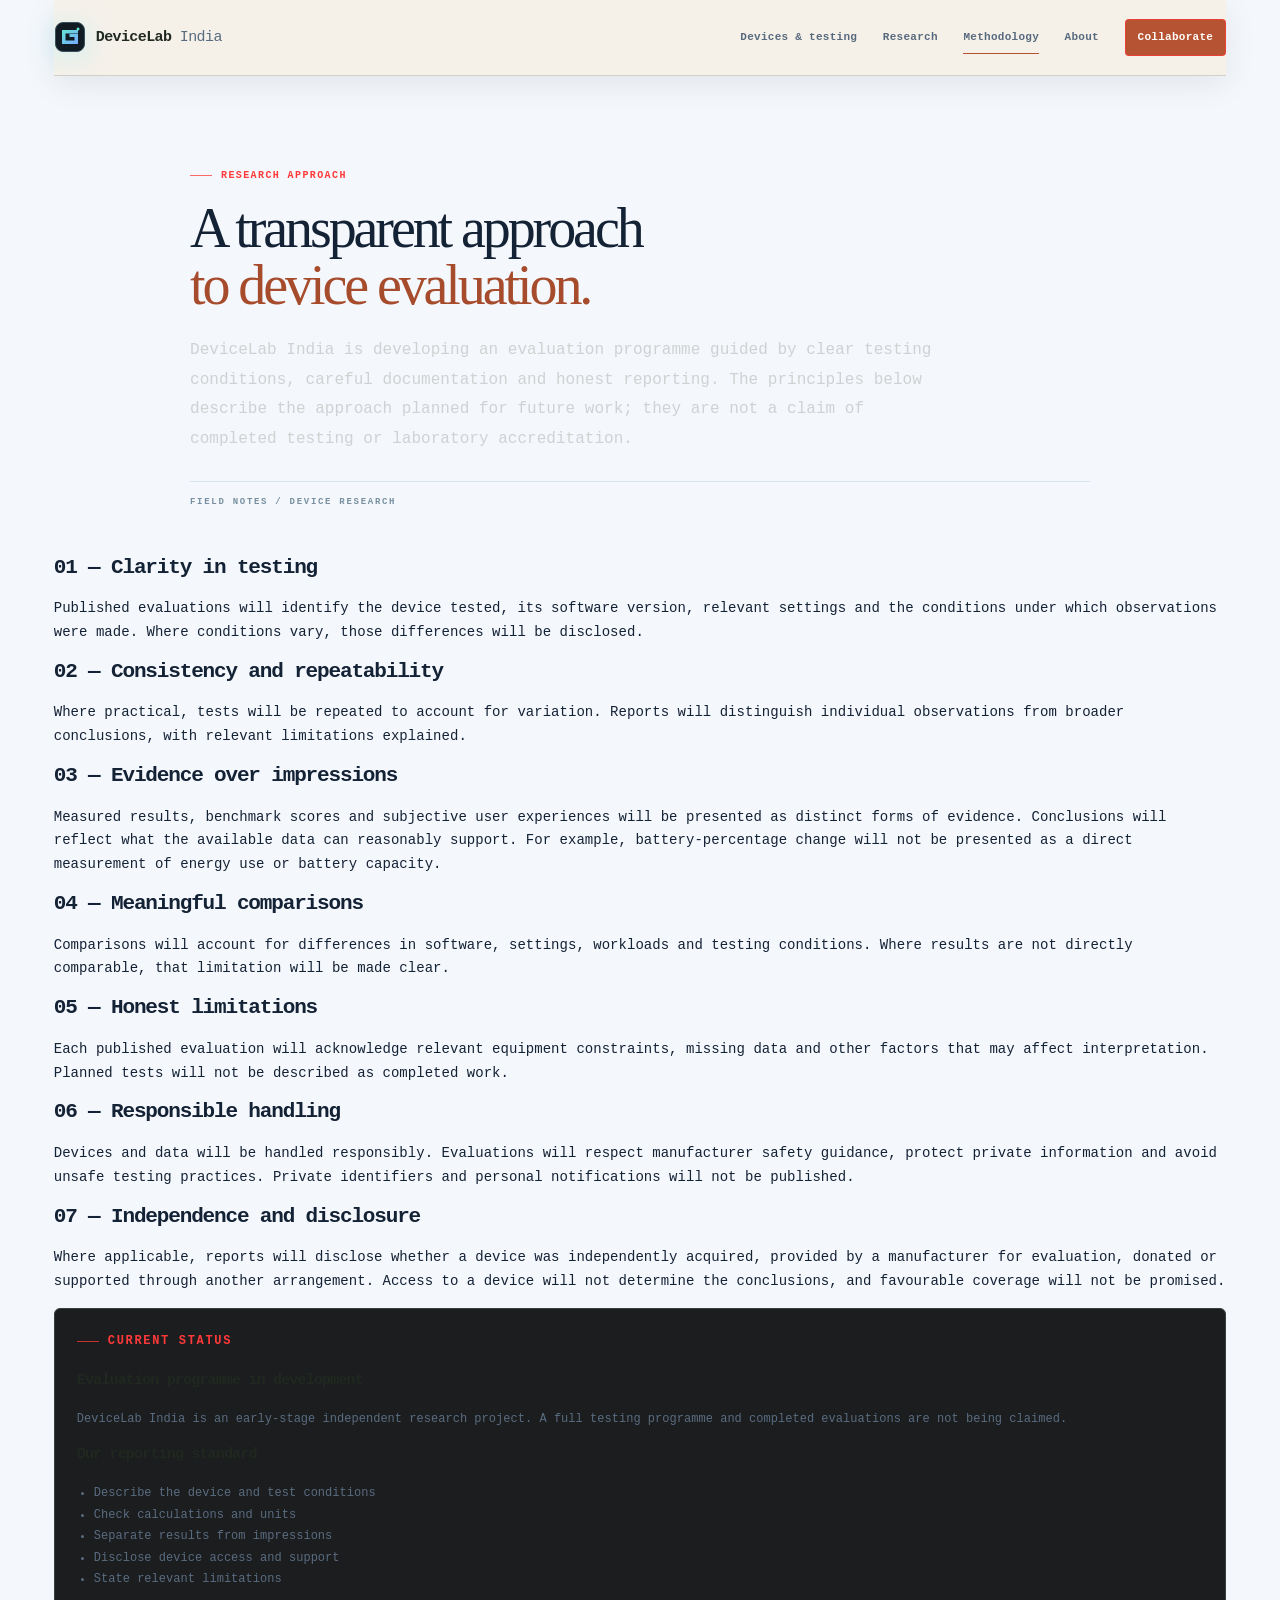
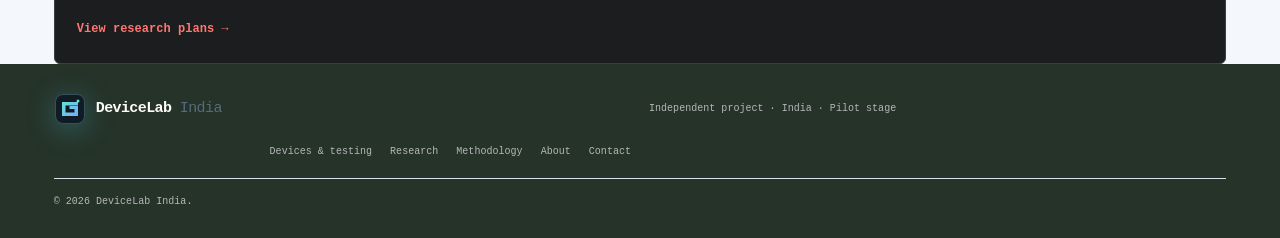
<file: methodology.html>
<!doctype html>
<html lang="en"><head><meta charset="utf-8"><meta name="viewport" content="width=device-width, initial-scale=1"><meta name="description" content="DeviceLab India research methodology and integrity principles."><meta name="theme-color" content="#101820"><title>Methodology — DeviceLab India</title><link rel="icon" href="assets/favicon.svg" type="image/svg+xml"><link rel="stylesheet" href="styles.css"></head>
<body class="light-page"><a class="skip-link" href="#main">Skip to content</a><header class="site-header"><a class="brand" href="index.html"><img src="assets/logo.svg" alt="" width="38" height="38"><span>DeviceLab<span class="brand-light"> India</span></span></a><button class="menu-toggle" aria-expanded="false" aria-controls="site-nav">Menu</button><nav id="site-nav" class="site-nav"><a href="devices.html">Devices & testing</a><a href="research.html">Research</a><a href="methodology.html">Methodology</a><a href="about.html">About</a><a class="nav-cta" href="contact.html">Collaborate</a></nav></header>
<main id="main" class="section-wrap">
<section class="page-hero"><p class="eyebrow">Research approach</p><h1>A transparent approach<br><span class="gradient-text">to device evaluation.</span></h1><p>DeviceLab India is developing an evaluation programme guided by clear testing conditions, careful documentation and honest reporting. The principles below describe the approach planned for future work; they are not a claim of completed testing or laboratory accreditation.</p></section>
<div class="content-grid"><article class="article-content">
<section><h2>01 — Clarity in testing</h2><p>Published evaluations will identify the device tested, its software version, relevant settings and the conditions under which observations were made. Where conditions vary, those differences will be disclosed.</p></section>
<section><h2>02 — Consistency and repeatability</h2><p>Where practical, tests will be repeated to account for variation. Reports will distinguish individual observations from broader conclusions, with relevant limitations explained.</p></section>
<section><h2>03 — Evidence over impressions</h2><p>Measured results, benchmark scores and subjective user experiences will be presented as distinct forms of evidence. Conclusions will reflect what the available data can reasonably support. For example, battery-percentage change will not be presented as a direct measurement of energy use or battery capacity.</p></section>
<section><h2>04 — Meaningful comparisons</h2><p>Comparisons will account for differences in software, settings, workloads and testing conditions. Where results are not directly comparable, that limitation will be made clear.</p></section>
<section><h2>05 — Honest limitations</h2><p>Each published evaluation will acknowledge relevant equipment constraints, missing data and other factors that may affect interpretation. Planned tests will not be described as completed work.</p></section>
<section><h2>06 — Responsible handling</h2><p>Devices and data will be handled responsibly. Evaluations will respect manufacturer safety guidance, protect private information and avoid unsafe testing practices. Private identifiers and personal notifications will not be published.</p></section>
<section><h2>07 — Independence and disclosure</h2><p>Where applicable, reports will disclose whether a device was independently acquired, provided by a manufacturer for evaluation, donated or supported through another arrangement. Access to a device will not determine the conclusions, and favourable coverage will not be promised.</p></section>
</article><aside class="side-card"><p class="eyebrow">Current status</p><h3>Evaluation programme in development</h3><p>DeviceLab India is an early-stage independent research project. A full testing programme and completed evaluations are not being claimed.</p><h3>Our reporting standard</h3><ul><li>Describe the device and test conditions</li><li>Check calculations and units</li><li>Separate results from impressions</li><li>Disclose device access and support</li><li>State relevant limitations</li></ul><a class="text-link" href="research.html">View research plans →</a></aside></div>
</main>
<footer class="site-footer"><a class="brand footer-brand" href="index.html"><img src="assets/logo.svg" alt="" width="30" height="30"><span>DeviceLab<span class="brand-light"> India</span></span></a><p>Independent project · India · Pilot stage</p><div class="footer-links"><a href="devices.html">Devices & testing</a><a href="research.html">Research</a><a href="methodology.html">Methodology</a><a href="about.html">About</a><a href="contact.html">Contact</a></div><p class="copyright">© <span id="year"></span> DeviceLab India.</p></footer><script src="script.js"></script></body></html>
</file>
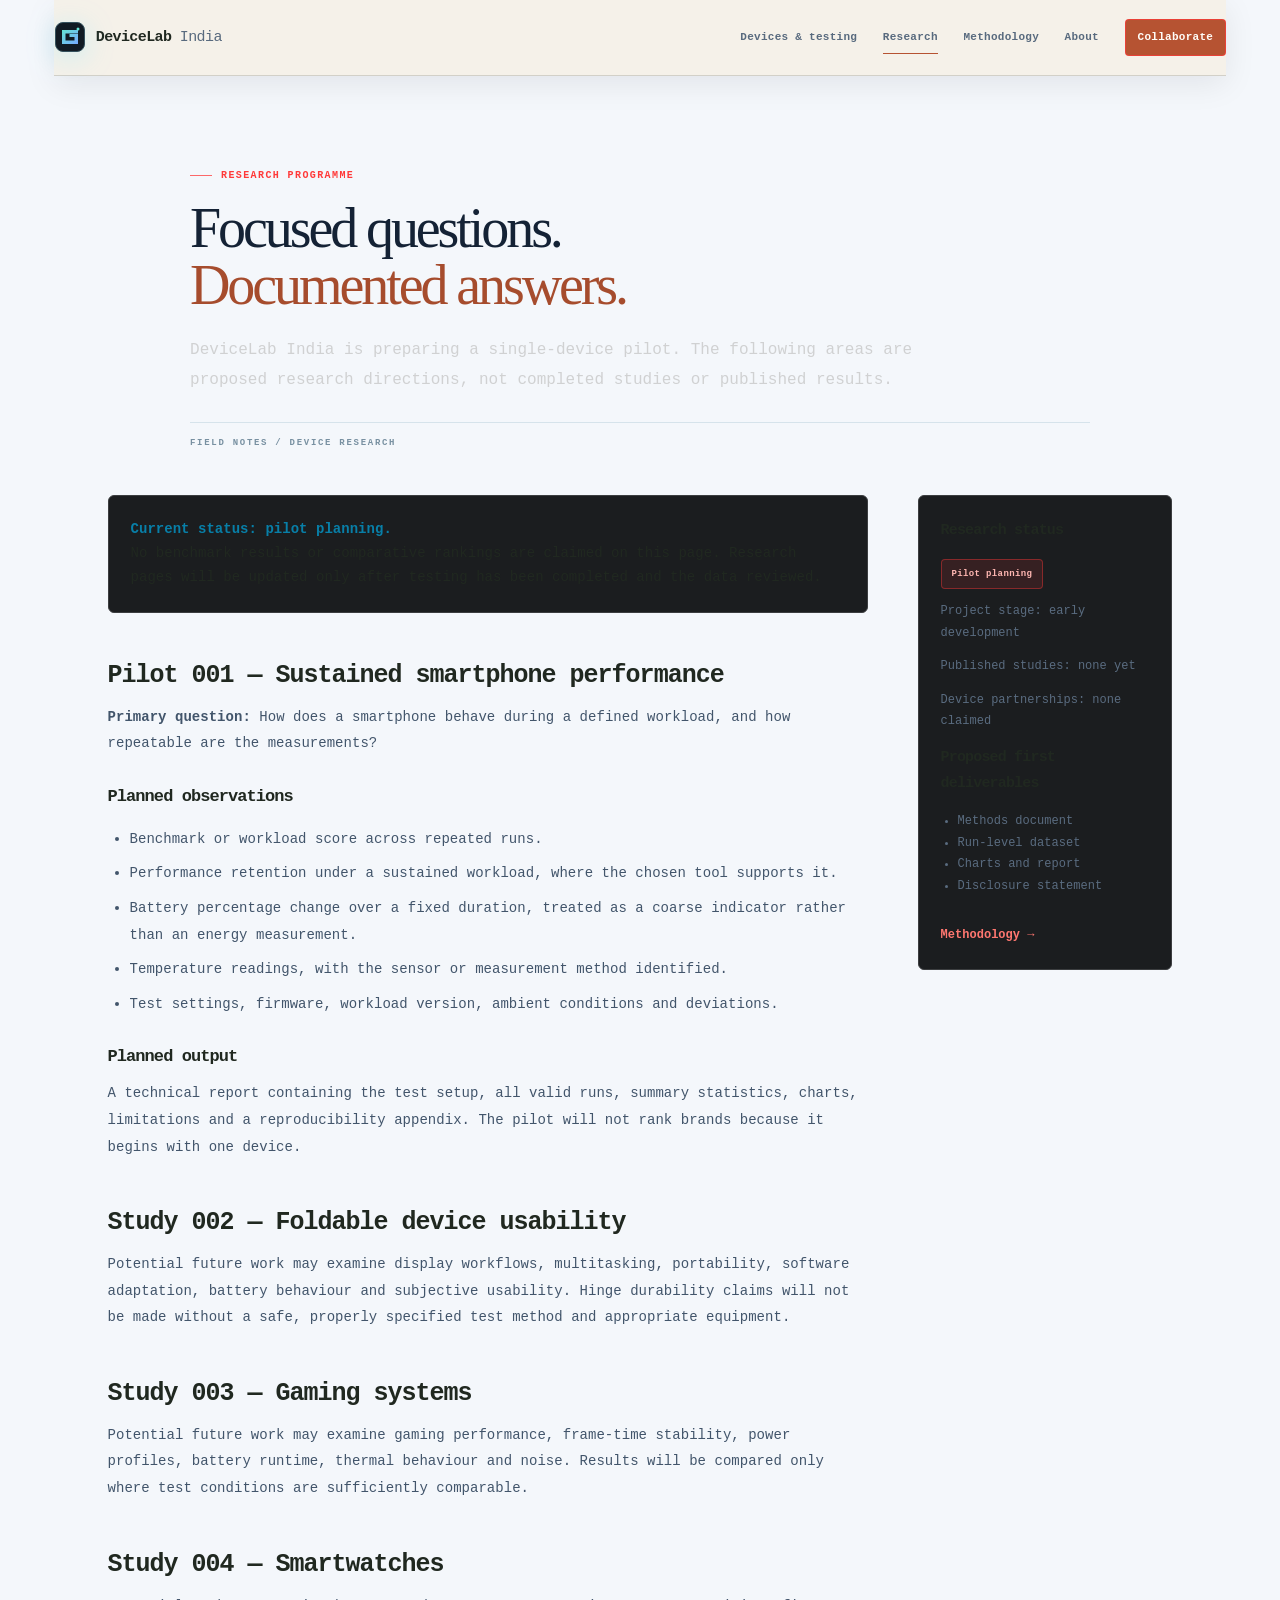
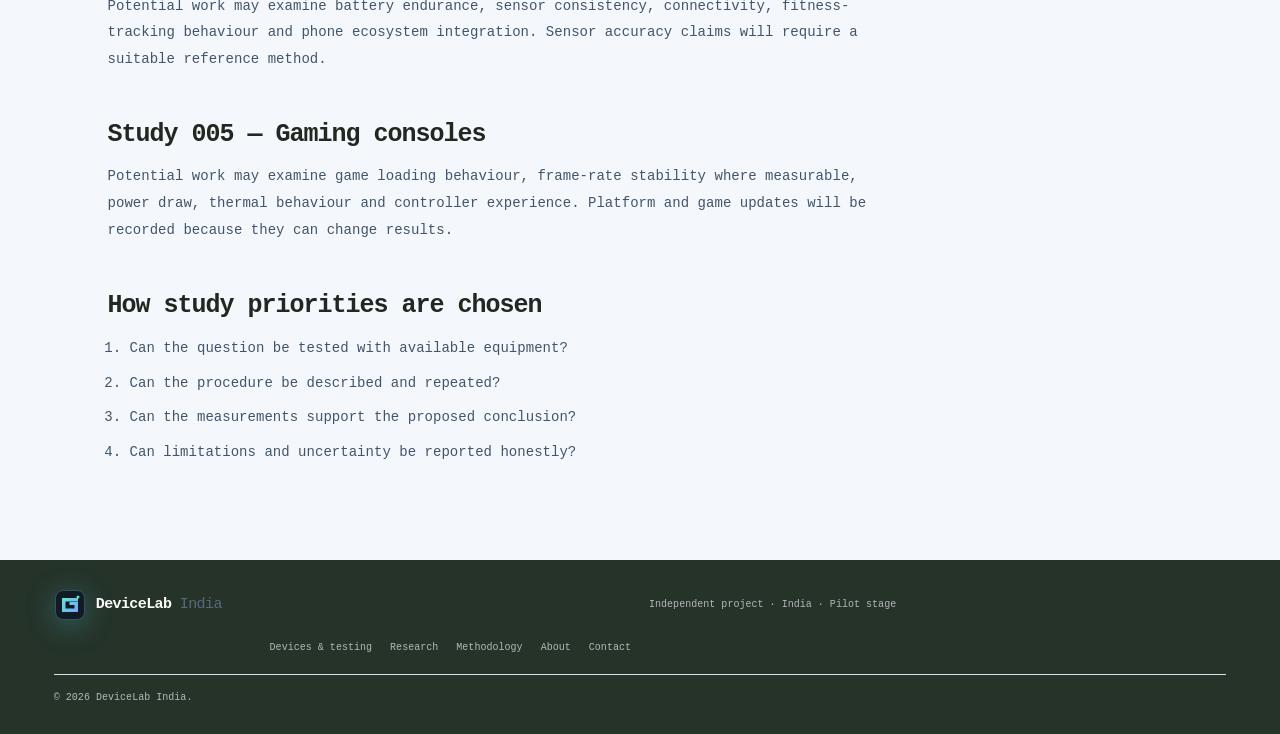
<file: research.html>
<!doctype html>
<html lang="en"><head><meta charset="utf-8"><meta name="viewport" content="width=device-width, initial-scale=1"><meta name="description" content="Planned DeviceLab India research areas and pilot scope."><meta name="theme-color" content="#101820"><title>Research — DeviceLab India</title><link rel="icon" href="assets/favicon.svg" type="image/svg+xml"><link rel="stylesheet" href="styles.css"></head>
<body class="light-page"><a class="skip-link" href="#main">Skip to content</a><header class="site-header"><a class="brand" href="index.html"><img src="assets/logo.svg" alt="" width="38" height="38"><span>DeviceLab<span class="brand-light"> India</span></span></a><button class="menu-toggle" aria-expanded="false" aria-controls="site-nav">Menu</button><nav id="site-nav" class="site-nav"><a href="devices.html">Devices & testing</a><a href="research.html">Research</a><a href="methodology.html">Methodology</a><a href="about.html">About</a><a class="nav-cta" href="contact.html">Collaborate</a></nav></header>
<main id="main" class="section-wrap"><section class="page-hero"><p class="eyebrow">Research programme</p><h1>Focused questions.<br><span class="gradient-text">Documented answers.</span></h1><p>DeviceLab India is preparing a single-device pilot. The following areas are proposed research directions, not completed studies or published results.</p></section>
<div class="content-layout"><article class="prose">
<div class="note-box"><strong>Current status: pilot planning.</strong><br>No benchmark results or comparative rankings are claimed on this page. Research pages will be updated only after testing has been completed and the data reviewed.</div>
<h2>Pilot 001 — Sustained smartphone performance</h2><p><b>Primary question:</b> How does a smartphone behave during a defined workload, and how repeatable are the measurements?</p><h3>Planned observations</h3><ul><li>Benchmark or workload score across repeated runs.</li><li>Performance retention under a sustained workload, where the chosen tool supports it.</li><li>Battery percentage change over a fixed duration, treated as a coarse indicator rather than an energy measurement.</li><li>Temperature readings, with the sensor or measurement method identified.</li><li>Test settings, firmware, workload version, ambient conditions and deviations.</li></ul>
<h3>Planned output</h3><p>A technical report containing the test setup, all valid runs, summary statistics, charts, limitations and a reproducibility appendix. The pilot will not rank brands because it begins with one device.</p>
<h2>Study 002 — Foldable device usability</h2><p>Potential future work may examine display workflows, multitasking, portability, software adaptation, battery behaviour and subjective usability. Hinge durability claims will not be made without a safe, properly specified test method and appropriate equipment.</p>
<h2>Study 003 — Gaming systems</h2><p>Potential future work may examine gaming performance, frame-time stability, power profiles, battery runtime, thermal behaviour and noise. Results will be compared only where test conditions are sufficiently comparable.</p>
<h2>Study 004 — Smartwatches</h2><p>Potential work may examine battery endurance, sensor consistency, connectivity, fitness-tracking behaviour and phone ecosystem integration. Sensor accuracy claims will require a suitable reference method.</p>
<h2>Study 005 — Gaming consoles</h2><p>Potential work may examine game loading behaviour, frame-rate stability where measurable, power draw, thermal behaviour and controller experience. Platform and game updates will be recorded because they can change results.</p>
<h2>How study priorities are chosen</h2><ol><li>Can the question be tested with available equipment?</li><li>Can the procedure be described and repeated?</li><li>Can the measurements support the proposed conclusion?</li><li>Can limitations and uncertainty be reported honestly?</li></ol>
</article><aside class="side-card"><h3>Research status</h3><p><span class="tag">Pilot planning</span></p><p>Project stage: early development</p><p>Published studies: none yet</p><p>Device partnerships: none claimed</p><h3>Proposed first deliverables</h3><ul><li>Methods document</li><li>Run-level dataset</li><li>Charts and report</li><li>Disclosure statement</li></ul><a class="text-link" href="methodology.html">Methodology →</a></aside></div></main>
<footer class="site-footer"><a class="brand footer-brand" href="index.html"><img src="assets/logo.svg" alt="" width="30" height="30"><span>DeviceLab<span class="brand-light"> India</span></span></a><p>Independent project · India · Pilot stage</p><div class="footer-links"><a href="devices.html">Devices & testing</a><a href="research.html">Research</a><a href="methodology.html">Methodology</a><a href="about.html">About</a><a href="contact.html">Contact</a></div><p class="copyright">© <span id="year"></span> DeviceLab India.</p></footer><script src="script.js"></script></body></html>
</file>
<file: styles.css>
:root {
  --bg: #0b1117; --panel: #111b24; --panel2: #16232e; --text: #f3f6f8; --muted: #9aabb7;
  --line: rgba(204,222,235,.14); --cyan: #64e3d3; --blue: #76a9ff; --max: 1160px;
}
* { box-sizing: border-box; }
html { scroll-behavior: smooth; }
body { margin:0; background:var(--bg); color:var(--text); font-family: Inter, ui-sans-serif, system-ui, -apple-system, BlinkMacSystemFont, "Segoe UI", sans-serif; line-height:1.6; }
a { color:inherit; text-decoration:none; }
a:focus-visible, button:focus-visible { outline:2px solid var(--cyan); outline-offset:4px; }
.skip-link { position:absolute; left:-9999px; top:0; background:#fff; color:#000; padding:8px; z-index:10; }
.skip-link:focus { left:8px; }
.site-header { max-width:var(--max); margin:auto; padding:22px 28px; display:flex; align-items:center; justify-content:space-between; border-bottom:1px solid var(--line); }
.brand { display:flex; align-items:center; gap:10px; font-size:17px; font-weight:750; letter-spacing:-.03em; }
.brand img { display:block; }
.brand-light { color:var(--muted); font-weight:500; }
.site-nav { display:flex; align-items:center; gap:28px; color:#c3d0d8; font-size:13px; }
.site-nav a:hover, .footer-links a:hover { color:var(--cyan); }
.nav-cta { border:1px solid #3d5c67; border-radius:999px; padding:9px 16px; color:var(--text)!important; }
.menu-toggle { display:none; background:transparent; color:var(--text); border:1px solid var(--line); border-radius:8px; padding:8px 12px; }
.section-wrap { width:min(100% - 56px, var(--max)); margin-inline:auto; }
.hero { display:grid; grid-template-columns:1.05fr .95fr; gap:58px; align-items:center; padding-top:88px; padding-bottom:88px; }
.eyebrow { text-transform:uppercase; letter-spacing:.15em; color:var(--cyan); font-size:10px; font-weight:800; margin:0 0 17px; }
.status-dot { display:inline-block; width:7px; height:7px; background:var(--cyan); border-radius:50%; margin-right:8px; box-shadow:0 0 12px #64e3d366; }
h1,h2,h3,p { margin-top:0; }
h1 { font-size:clamp(43px, 6vw, 74px); letter-spacing:-.065em; line-height:1.02; margin-bottom:24px; }
.gradient-text { background:linear-gradient(95deg,var(--cyan),var(--blue)); -webkit-background-clip:text; background-clip:text; color:transparent; }
.hero-lede { max-width:570px; font-size:17px; color:#b3c1cb; line-height:1.8; }
.hero-actions { display:flex; flex-wrap:wrap; gap:12px; margin-top:28px; }
.button { display:inline-flex; align-items:center; justify-content:center; gap:12px; padding:13px 17px; border-radius:8px; font-weight:700; font-size:12px; transition:transform .18s ease, border-color .18s ease; }
.button:hover { transform:translateY(-2px); }
.button-primary { background:var(--cyan); color:#061416; }
.button-secondary { border:1px solid var(--line); color:var(--text); }
.fine-print { margin-top:20px; color:#7e919e; font-size:11px; }
.hero-visual { min-height:440px; border:1px solid #243843; border-radius:18px; background:radial-gradient(circle at 50% 40%,#1b3843 0%,#111c25 47%,#0d151c 100%); padding:20px; position:relative; overflow:hidden; box-shadow:0 22px 80px #0004; }
.hero-visual:before { content:""; position:absolute; width:270px; height:270px; border:1px solid #64e3d31b; border-radius:50%; top:80px; left:calc(50% - 135px); box-shadow:0 0 0 32px #64e3d308,0 0 0 64px #64e3d305; }
.visual-top,.visual-bottom { display:flex; justify-content:space-between; color:#8297a4; font-size:9px; letter-spacing:.12em; font-weight:700; position:relative; z-index:1; }
.live-pill { color:var(--cyan); border:1px solid #64e3d344; border-radius:999px; padding:4px 7px; }
.device-frame { width:218px; height:350px; border:2px solid #52616a; border-radius:28px; padding:8px; margin:24px auto 15px; background:#070b0f; transform:rotate(-4deg); position:relative; z-index:1; box-shadow:16px 24px 35px #0008; }
.device-screen { height:100%; border-radius:20px; background:linear-gradient(160deg,#132a35,#0c151d); padding:30px 15px 15px; position:relative; overflow:hidden; }
.screen-notch { width:65px; height:13px; background:#05090c; border-radius:10px; position:absolute; top:8px; left:calc(50% - 32px); }
.screen-label { color:#b2c4cf; font-size:8px; letter-spacing:.12em; }
.chart { height:170px; display:flex; align-items:end; gap:7px; border-bottom:1px solid #52717a; margin-top:20px; padding:0 3px; background:repeating-linear-gradient(to bottom,transparent 0,transparent 41px,#ffffff09 42px); }
.chart span { flex:1; background:linear-gradient(to top,var(--cyan),#77a9ff); border-radius:3px 3px 0 0; opacity:.85; }
.chart-legend { margin-top:12px; font-size:7px; color:#718995; display:flex; justify-content:space-between; gap:6px; }
.legend-mark { display:inline-block; width:6px; height:6px; border-radius:50%; background:var(--cyan); margin-right:4px; }
.visual-bottom { position:absolute; bottom:20px; left:20px; right:20px; }
.device-access-band { background:linear-gradient(115deg,#142630 0%,#101a22 65%,#101820 100%); border-top:1px solid #28414b; border-bottom:1px solid #28414b; }
.device-access-inner { display:grid; grid-template-columns:1.05fr .95fr; gap:58px; align-items:center; padding-top:66px; padding-bottom:66px; }
.device-access-copy h2 { font-size:clamp(31px,4vw,46px); line-height:1.1; letter-spacing:-.05em; max-width:600px; margin:0 0 17px; }
.device-access-copy>p:not(.eyebrow) { max-width:650px; color:var(--muted); font-size:14px; line-height:1.8; }
.device-access-copy .device-access-note { font-size:12px; color:#aebdc5; border-left:2px solid var(--cyan); padding-left:14px; margin:18px 0 24px; }
.device-access-steps { list-style:none; margin:0; padding:0; display:grid; gap:12px; }
.device-access-steps li { display:flex; gap:16px; align-items:flex-start; padding:18px; border:1px solid var(--line); border-radius:12px; background:#ffffff04; }
.device-access-steps li>span { color:var(--cyan); font-size:12px; font-weight:800; letter-spacing:.08em; padding-top:2px; }
.device-access-steps strong { display:block; font-size:14px; margin-bottom:5px; }
.device-access-steps p { color:var(--muted); font-size:12px; line-height:1.65; margin:0; }
.principles { display:grid; grid-template-columns:repeat(3,1fr); gap:20px; border-top:1px solid var(--line); border-bottom:1px solid var(--line); padding-top:35px; padding-bottom:35px; }
.principle { padding:4px 16px 8px 0; }
.principle-number,.card-index { color:var(--cyan); font-size:10px; letter-spacing:.13em; font-weight:800; }
.principle h2 { font-size:16px; margin:14px 0 8px; letter-spacing:-.02em; }
.principle p { color:var(--muted); font-size:12px; margin-bottom:0; max-width:300px; }
.section-block { padding-top:100px; padding-bottom:100px; }
.section-heading { max-width:660px; margin-bottom:35px; }
.section-heading h2,.statement-inner h2,.final-cta h2 { font-size:clamp(31px,4vw,48px); line-height:1.1; letter-spacing:-.055em; margin-bottom:15px; }
.section-intro,.final-cta p { color:var(--muted); max-width:610px; font-size:14px; }
.roadmap-grid { display:grid; grid-template-columns:repeat(3,1fr); gap:14px; }
.roadmap-card { background:var(--panel); border:1px solid var(--line); padding:24px; border-radius:12px; min-height:270px; }
.roadmap-card.featured { background:linear-gradient(145deg,#152d34,#111b24 70%); border-color:#3d6e73; }
.card-icon { font-size:26px; color:var(--cyan); margin:22px 0 15px; }
.roadmap-card h3 { font-size:18px; letter-spacing:-.03em; margin-bottom:10px; }
.roadmap-card p { color:var(--muted); font-size:12px; min-height:60px; }
.tag { display:inline-block; color:var(--cyan); background:#64e3d313; border:1px solid #64e3d32b; border-radius:999px; padding:5px 9px; font-size:9px; font-weight:700; }
.tag-muted { color:#a2b1bb; background:#ffffff08; border-color:var(--line); }
.statement-band { background:#101a22; border-top:1px solid var(--line); border-bottom:1px solid var(--line); }
.statement-inner { padding-top:75px; padding-bottom:75px; }
.statement-inner h2 { font-size:clamp(36px,5vw,57px); }
.muted-text { color:#728693; }
.statement-inner>p:not(.eyebrow) { color:var(--muted); max-width:680px; font-size:14px; }
.text-link { display:inline-block; color:var(--cyan); margin-top:12px; font-size:12px; font-weight:750; }
.final-cta { display:flex; align-items:center; justify-content:space-between; gap:30px; padding-top:75px; padding-bottom:75px; }
.final-cta h2 { font-size:34px; }
.final-cta p { margin-bottom:0; }
.site-footer { border-top:1px solid var(--line); padding:26px max(28px, calc((100% - var(--max))/2)); color:#81939f; font-size:10px; display:grid; grid-template-columns:1fr 1fr; gap:14px; align-items:center; }
.footer-brand { color:var(--text); font-size:14px; }
.site-footer>p { margin:0; }
.footer-links { display:flex; justify-content:flex-end; gap:18px; }
.copyright { grid-column:1/-1; padding-top:12px; border-top:1px solid var(--line); }
.page-hero { padding-top:72px; padding-bottom:52px; max-width:850px; }
.page-hero h1 { font-size:clamp(38px,5vw,60px); }
.page-hero p:not(.eyebrow) { color:var(--muted); font-size:16px; max-width:730px; }
.content-layout { display:grid; grid-template-columns:minmax(0, 760px) minmax(200px, 1fr); gap:50px; padding-bottom:90px; }
.prose h2 { font-size:23px; margin:34px 0 12px; letter-spacing:-.04em; }
.prose h3 { font-size:16px; margin:24px 0 8px; }
.prose p,.prose li { color:#b1c0ca; font-size:13px; }
.prose li { margin-bottom:8px; }
.prose ul,.prose ol { padding-left:20px; }
.note-box,.side-card { border:1px solid var(--line); background:var(--panel); border-radius:10px; padding:20px; }
.note-box strong { color:var(--cyan); }
.side-card { align-self:start; position:sticky; top:20px; }
.side-card h3 { font-size:14px; }
.side-card p,.side-card li { font-size:11px; color:var(--muted); }
.side-card ul { padding-left:17px; }
.table-wrap { overflow-x:auto; margin:18px 0; }
table { border-collapse:collapse; width:100%; font-size:12px; }
th,td { border:1px solid var(--line); padding:11px; text-align:left; vertical-align:top; }
th { background:var(--panel2); color:var(--text); }
td { color:#b1c0ca; }
.form-shell { max-width:760px; padding-bottom:90px; }
.form-card { border:1px solid var(--line); background:var(--panel); padding:26px; border-radius:14px; }
.form-card label { display:block; font-size:12px; color:#dbe4ea; font-weight:700; margin:18px 0 7px; }
.form-card input,.form-card select,.form-card textarea { width:100%; background:#0b1218; color:var(--text); border:1px solid #344651; border-radius:7px; padding:12px; font:inherit; font-size:13px; }
.form-card textarea { min-height:130px; resize:vertical; }
.form-help { font-size:11px; color:var(--muted); margin-top:14px; }
.contact-email { color:var(--cyan); overflow-wrap:anywhere; }
.placeholder-warning { background:#332718; border:1px solid #7d5a27; color:#f5d4a1; border-radius:8px; padding:13px 15px; font-size:12px; margin:18px 0; }
@media (max-width:760px) {
  .site-header { padding:17px 20px; position:relative; }
  .menu-toggle { display:block; }
  .site-nav { display:none; position:absolute; z-index:5; left:0; right:0; top:100%; background:#111b24; padding:18px 22px; border-bottom:1px solid var(--line); flex-direction:column; align-items:stretch; gap:15px; }
  .site-nav.open { display:flex; }
  .nav-cta { text-align:center; }
  .section-wrap { width:min(100% - 40px, var(--max)); }
  .hero { grid-template-columns:1fr; gap:32px; padding-top:58px; padding-bottom:55px; }
  .device-access-inner { grid-template-columns:1fr; gap:28px; padding-top:52px; padding-bottom:52px; }
  .hero-visual { min-height:410px; }
  .principles,.roadmap-grid { grid-template-columns:1fr; }
  .device-access-band { background:linear-gradient(115deg,#142630 0%,#101a22 65%,#101820 100%); border-top:1px solid #28414b; border-bottom:1px solid #28414b; }
.device-access-inner { display:grid; grid-template-columns:1.05fr .95fr; gap:58px; align-items:center; padding-top:66px; padding-bottom:66px; }
.device-access-copy h2 { font-size:clamp(31px,4vw,46px); line-height:1.1; letter-spacing:-.05em; max-width:600px; margin:0 0 17px; }
.device-access-copy>p:not(.eyebrow) { max-width:650px; color:var(--muted); font-size:14px; line-height:1.8; }
.device-access-copy .device-access-note { font-size:12px; color:#aebdc5; border-left:2px solid var(--cyan); padding-left:14px; margin:18px 0 24px; }
.device-access-steps { list-style:none; margin:0; padding:0; display:grid; gap:12px; }
.device-access-steps li { display:flex; gap:16px; align-items:flex-start; padding:18px; border:1px solid var(--line); border-radius:12px; background:#ffffff04; }
.device-access-steps li>span { color:var(--cyan); font-size:12px; font-weight:800; letter-spacing:.08em; padding-top:2px; }
.device-access-steps strong { display:block; font-size:14px; margin-bottom:5px; }
.device-access-steps p { color:var(--muted); font-size:12px; line-height:1.65; margin:0; }
.principles { gap:23px; }
  .principle p { max-width:100%; }
  .section-block { padding-top:68px; padding-bottom:68px; }
  .roadmap-card { min-height:auto; }
  .roadmap-card p { min-height:0; }
  .final-cta { align-items:flex-start; flex-direction:column; padding-top:55px; padding-bottom:55px; }
  .site-footer { padding:24px 20px; grid-template-columns:1fr; }
  .footer-links { justify-content:flex-start; flex-wrap:wrap; }
  .copyright { grid-column:auto; }
  .content-layout { grid-template-columns:1fr; gap:22px; }
  .side-card { position:static; }
  .page-hero { padding-top:52px; }
}
@media (prefers-reduced-motion: reduce) { html { scroll-behavior:auto; } *,*::before,*::after { transition:none!important; } }


/* DeviceLab India v1.3 — hybrid research platform */
:root { --cyan:#55d9ff; --blue:#658cff; --amber:#ffb547; --max:1160px; }
body:not(.light-page) { background-color:#0a1020; background-image:linear-gradient(rgba(85,217,255,.025) 1px,transparent 1px),linear-gradient(90deg,rgba(85,217,255,.025) 1px,transparent 1px); background-size:38px 38px; }
.site-header { backdrop-filter:blur(16px); }
.brand img { filter:drop-shadow(0 0 12px #55d9ff20); }
.nav-cta { border-color:#31536b; background:linear-gradient(120deg,#55d9ff12,#658cff12); }
.hero-visual,.roadmap-card,.device-access-steps li,.note-box,.side-card,.form-card { box-shadow:0 14px 45px rgba(0,0,0,.12); }
.roadmap-card,.note-box,.side-card,.form-card { border-radius:15px; }
/* Light surfaces for reading-heavy pages */
body.light-page { --bg:#f4f7fb; --panel:#ffffff; --panel2:#e9eff6; --text:#142235; --muted:#586a7e; --line:rgba(24,47,74,.14); --cyan:#087fa8; --blue:#315ecb; background:#f4f7fb; color:var(--text); background-image:linear-gradient(rgba(24,77,116,.025) 1px,transparent 1px),linear-gradient(90deg,rgba(24,77,116,.025) 1px,transparent 1px); background-size:42px 42px; }
.light-page .site-header { border-color:var(--line); }
.light-page .site-nav { color:#455970; }
.light-page .brand-light { color:#6d7e91; }
.light-page .nav-cta { color:#142235!important; border-color:#c2d1df; background:#fff; }
.light-page .eyebrow { color:#087fa8; }
.light-page .status-dot { background:#087fa8; box-shadow:0 0 10px #087fa833; }
.light-page .gradient-text { background:linear-gradient(95deg,#087fa8,#315ecb); -webkit-background-clip:text; background-clip:text; color:transparent; }
.light-page .page-hero p:not(.eyebrow) { color:#586a7e; }
.light-page .prose p,.light-page .prose li { color:#42556b; }
.light-page .note-box,.light-page .side-card,.light-page .form-card { background:rgba(255,255,255,.86); border-color:#d8e2ec; box-shadow:0 14px 36px rgba(21,48,79,.055); }
.light-page .note-box strong { color:#087fa8; }
.light-page .side-card p,.light-page .side-card li { color:#5a6c80; }
.light-page th { background:#e8f0f7; color:#142235; }
.light-page td { color:#42556b; }
.light-page .form-card label { color:#243950; }
.light-page .form-card input,.light-page .form-card select,.light-page .form-card textarea { background:#fff; color:#142235; border-color:#c7d4e1; }
.light-page .form-help { color:#607287; }
.light-page .contact-email { color:#087fa8; }
.light-page .button-primary { background:#087fa8; color:#fff; }
.light-page .button-secondary { color:#142235; border-color:#c7d4e1; }
.light-page .site-footer { background:#eaf0f6; border-color:#d7e1eb; color:#5b6c80; }
.light-page .footer-brand { color:#142235; }
.light-page .footer-links a:hover { color:#087fa8; }
.light-page .copyright { border-color:#d7e1eb; }
.light-page .menu-toggle { color:#142235; border-color:#c7d4e1; }
.light-page .site-nav.open { background:#fff; border-color:#d7e1eb; }
/* Dedicated device and testing page */
.lab-page { --bg:#0a1020; --panel:#111b2d; --panel2:#17253a; --text:#f0f5fb; --muted:#9cacc2; --line:rgba(177,204,232,.15); --cyan:#55d9ff; --blue:#658cff; background:#0a1020; color:var(--text); background-image:linear-gradient(rgba(85,217,255,.028) 1px,transparent 1px),linear-gradient(90deg,rgba(85,217,255,.028) 1px,transparent 1px); background-size:38px 38px; }
.lab-page .site-nav { color:#bdcadd; }
.lab-page .site-nav a.active { color:#55d9ff; }
.lab-page .lab-hero { display:grid; grid-template-columns:1.08fr .92fr; align-items:center; gap:50px; padding-top:82px; padding-bottom:78px; }
.lab-page .lab-hero h1 { font-size:clamp(43px,6vw,72px); }
.lab-page .hero-lede { color:#a9b8cd; }
.lab-page .lab-status-panel { padding:24px; border:1px solid #29405d; border-radius:18px; background:linear-gradient(145deg,rgba(24,43,68,.93),rgba(12,22,39,.88)); box-shadow:0 28px 90px #0005,inset 0 1px #ffffff0a; backdrop-filter:blur(18px); position:relative; overflow:hidden; }
.lab-page .lab-status-panel:after { content:""; position:absolute; width:220px; height:220px; right:-100px; top:-100px; border-radius:50%; border:1px solid #55d9ff26; box-shadow:0 0 0 26px #55d9ff08,0 0 0 52px #55d9ff05; pointer-events:none; }
.lab-page .panel-head,.lab-page .panel-foot { display:flex; justify-content:space-between; align-items:center; gap:12px; font-size:9px; letter-spacing:.13em; font-weight:800; color:#8fa4c0; position:relative; z-index:1; }
.lab-page .status-pill { display:inline-flex; align-items:center; gap:6px; width:max-content; max-width:100%; border-radius:999px; padding:5px 8px; font-size:9px; line-height:1.2; font-weight:800; letter-spacing:.07em; white-space:nowrap; }
.lab-page .status-planned { color:#ffcb78; background:#ffb54715; border:1px solid #ffb54745; }
.lab-page .status-tested { color:#74e8bc; background:#4ce0a018; border:1px solid #4ce0a045; }
.lab-page .status-in-progress { color:#65dcff; background:#55d9ff14; border:1px solid #55d9ff40; }
.lab-page .status-grid { display:grid; grid-template-columns:repeat(3,1fr); gap:10px; margin:35px 0 23px; position:relative; z-index:1; }
.lab-page .status-grid div { border:1px solid #ffffff12; border-radius:10px; padding:14px 11px; background:#ffffff05; }
.lab-page .status-grid strong { display:block; font-size:27px; letter-spacing:-.06em; color:#f1f6ff; }
.lab-page .status-grid span { display:block; font-size:10px; line-height:1.4; color:#9aacc5; margin-top:5px; }
.lab-page .status-track { height:4px; background:#ffffff0d; border-radius:99px; overflow:hidden; }
.lab-page .status-track span { display:block; width:14%; height:100%; background:linear-gradient(90deg,#55d9ff,#658cff); border-radius:99px; }
.lab-page .lab-status-panel>p { margin:12px 0 26px; font-size:12px; color:#9aacc5; }
.lab-page .tiny-dot { width:6px; height:6px; border-radius:50%; background:#ffb547; box-shadow:0 0 12px #ffb54755; }
.lab-page .inventory-section,.lab-page .metrics-section { padding-top:76px; padding-bottom:88px; }
.lab-page .section-heading { max-width:720px; }
.lab-page .section-heading h2 { font-size:clamp(32px,4vw,48px); }
.lab-page .section-intro { color:#9cacc2; line-height:1.8; }
.lab-page .inventory-toolbar { display:flex; align-items:center; justify-content:space-between; gap:20px; margin:30px 0 20px; flex-wrap:wrap; }
.lab-page .filter-chips { display:flex; flex-wrap:wrap; gap:8px; }
.lab-page .filter-chip { appearance:none; cursor:pointer; border:1px solid #2a3b55; background:#111b2d; color:#aabbd0; border-radius:999px; padding:9px 13px; font:inherit; font-size:11px; transition:background .2s,border-color .2s,color .2s; }
.lab-page .filter-chip:hover,.lab-page .filter-chip.active { border-color:#55d9ff7a; background:#55d9ff12; color:#66dfff; }
.lab-page .inventory-count { color:#879bb5; font-size:11px; white-space:nowrap; }
.lab-page .empty-inventory { text-align:center; padding:44px 24px; border:1px dashed #35506c; border-radius:17px; background:linear-gradient(140deg,#101d31aa,#0c1525aa); }
.lab-page .empty-icon { width:64px; height:64px; margin:0 auto 18px; display:grid; place-items:center; border-radius:17px; border:1px solid #55d9ff32; background:#55d9ff0c; }
.lab-page .empty-icon svg { width:34px; height:34px; fill:none; stroke:#55d9ff; stroke-width:1.6; stroke-linecap:round; stroke-linejoin:round; }
.lab-page .empty-inventory .status-pill { margin-bottom:16px; }
.lab-page .empty-inventory h3 { font-size:23px; margin:0 0 10px; }
.lab-page .empty-inventory p { max-width:630px; margin:0 auto 22px; font-size:13px; color:#9cacc2; line-height:1.8; }
.lab-page .category-shelf { display:grid; grid-template-columns:repeat(3,minmax(0,1fr)); gap:14px; margin-top:18px; }
.lab-page .category-card,.lab-page .test-suite-card,.lab-page .metric-card { border:1px solid #263952; background:linear-gradient(145deg,rgba(19,32,52,.92),rgba(14,24,41,.92)); border-radius:14px; padding:21px; min-width:0; box-shadow:inset 0 1px #ffffff07; transition:transform .2s,border-color .2s,box-shadow .2s; }
.lab-page .category-card:hover,.lab-page .test-suite-card:hover,.lab-page .metric-card:hover { transform:translateY(-3px); border-color:#55d9ff5c; box-shadow:0 15px 35px #0003,inset 0 1px #ffffff0b; }
.lab-page .category-card[hidden] { display:none; }
.lab-page .category-card-top { display:flex; align-items:center; justify-content:space-between; gap:10px; }
.lab-page .category-icon { width:43px; height:43px; display:grid; place-items:center; border:1px solid #55d9ff26; background:linear-gradient(145deg,#55d9ff14,#658cff0a); border-radius:12px; }
.lab-page .category-icon svg { width:23px; height:23px; stroke:#64ddff; fill:none; stroke-width:1.5; stroke-linecap:round; stroke-linejoin:round; }
.lab-page .card-kicker { margin:20px 0 6px; color:#5fcee9; font-size:9px; font-weight:800; letter-spacing:.14em; }
.lab-page .category-card h3,.lab-page .test-suite-card h3,.lab-page .metric-card h3 { font-size:17px; letter-spacing:-.025em; margin:0 0 9px; }
.lab-page .category-card>p:not(.card-kicker),.lab-page .test-suite-card>p,.lab-page .metric-card p { color:#9cacc2; font-size:12px; line-height:1.75; }
.lab-page .category-meta { display:block; margin-top:16px; padding-top:12px; border-top:1px solid #ffffff10; color:#8499b5; font-size:10px; }
.lab-page .filter-empty { color:#9cacc2; font-size:13px; }
.lab-page .test-suite-section { border-block:1px solid #1e3048; background:linear-gradient(120deg,#101a2c,#0d1727 60%,#111a2a); padding:76px 0 86px; }
.lab-page .test-suite-grid { display:grid; grid-template-columns:repeat(3,minmax(0,1fr)); gap:14px; }
.lab-page .test-suite-card { min-height:242px; display:flex; flex-direction:column; }
.lab-page .suite-number { color:#5fcee9; font-size:9px; font-weight:800; letter-spacing:.13em; }
.lab-page .suite-icon { font-size:27px; color:#65dfff; margin:13px 0 15px; }
.lab-page .test-suite-card>p { margin-bottom:20px; }
.lab-page .suite-footer { display:flex; justify-content:space-between; align-items:center; gap:8px; margin-top:auto; padding-top:12px; border-top:1px solid #ffffff10; }
.lab-page .suite-footer>span:first-child { color:#8397b0; font-size:9px; }
.lab-page .metric-grid { display:grid; grid-template-columns:repeat(3,minmax(0,1fr)); gap:13px; }
.lab-page .metric-card { padding:20px; }
.lab-page .metric-label { display:inline-block; color:#64dfff; font-size:9px; font-weight:800; letter-spacing:.13em; margin-bottom:18px; }
.lab-page .metric-card h3 { font-size:15px; }
.lab-page .standards-note { display:grid; grid-template-columns:auto 1fr auto; align-items:start; gap:15px; padding:20px; margin-top:20px; border:1px solid #3c4350; border-radius:13px; background:linear-gradient(120deg,#1b2636,#171f2e); }
.lab-page .standards-icon { width:25px; height:25px; border-radius:50%; display:grid; place-items:center; background:#ffb5471c; color:#ffcb78; font-size:13px; font-weight:900; }
.lab-page .standards-note strong { font-size:12px; }
.lab-page .standards-note p { color:#9cacc2; font-size:11px; line-height:1.7; margin:6px 0 0; }
.lab-page .standards-note .text-link { margin:3px 0 0; white-space:nowrap; }
.lab-page .lab-cta-band { border-top:1px solid #263952; background:radial-gradient(ellipse at 85% 50%,#173a504d,transparent 50%),#0d1727; }
.lab-page .lab-cta-inner { display:flex; align-items:center; justify-content:space-between; gap:30px; padding-top:60px; padding-bottom:60px; }
.lab-page .lab-cta-inner h2 { font-size:clamp(29px,4vw,43px); line-height:1.12; letter-spacing:-.05em; margin-bottom:12px; }
.lab-page .lab-cta-inner p:not(.eyebrow) { max-width:690px; color:#9cacc2; font-size:13px; line-height:1.8; margin-bottom:0; }
.lab-page .site-footer { border-color:#24354d; }
@media(max-width:850px) { .lab-page .lab-hero { grid-template-columns:1fr; gap:30px; padding-top:58px; padding-bottom:55px; } .lab-page .category-shelf,.lab-page .test-suite-grid,.lab-page .metric-grid { grid-template-columns:repeat(2,minmax(0,1fr)); } }
@media(max-width:760px) { .lab-page .site-nav { background:#111b2d; } .lab-page .lab-hero { padding-top:48px; } .lab-page .inventory-section,.lab-page .metrics-section,.lab-page .test-suite-section { padding-top:56px; padding-bottom:60px; } .lab-page .category-shelf,.lab-page .test-suite-grid,.lab-page .metric-grid { grid-template-columns:1fr; } .lab-page .inventory-toolbar { align-items:flex-start; flex-direction:column; gap:13px; } .lab-page .filter-chips { gap:7px; } .lab-page .filter-chip { padding:8px 10px; } .lab-page .empty-inventory { padding:32px 18px; } .lab-page .standards-note { grid-template-columns:auto 1fr; } .lab-page .standards-note .text-link { grid-column:2; } .lab-page .lab-cta-inner { align-items:flex-start; flex-direction:column; padding-top:48px; padding-bottom:48px; } }


/* DeviceLab India v1.5 — coherent hybrid research interface */
:root{
 --bg:#09111d;--panel:#101d2b;--panel2:#152638;--text:#edf5fb;--muted:#9aafc1;
 --line:rgba(151,190,216,.19);--cyan:#56ddff;--blue:#7c8cff;--amber:#ffbf69;
 --max:1200px;--radius:18px;--shadow:0 24px 70px rgba(0,0,0,.24)
}
html{scroll-behavior:smooth;scroll-padding-top:92px}
body{font-family:Inter,ui-sans-serif,system-ui,-apple-system,BlinkMacSystemFont,"Segoe UI",sans-serif;line-height:1.68;letter-spacing:.002em;background:#f4f7fb;color:#172536;overflow-x:hidden}
body:not(.light-page){background-color:#09111d;background-image:linear-gradient(rgba(86,221,255,.035) 1px,transparent 1px),linear-gradient(90deg,rgba(86,221,255,.035) 1px,transparent 1px),radial-gradient(ellipse at 82% 0%,rgba(56,126,189,.16),transparent 42%);background-size:36px 36px,36px 36px,auto;color:var(--text)}
body.light-page{background:#f4f7fb;color:#172536;background-image:radial-gradient(ellipse at 90% 0%,rgba(49,173,220,.10),transparent 35%)}
*{scrollbar-color:#436579 transparent}
::selection{background:rgba(86,221,255,.28);color:inherit}
a{transition:color .22s ease,background .22s ease,border-color .22s ease,transform .22s ease,box-shadow .22s ease}
button,input,select,textarea{font:inherit}
.site-header{position:sticky;top:0;z-index:50;max-width:none;padding:14px max(24px,calc((100% - var(--max))/2));border-bottom:1px solid var(--line);background:rgba(8,17,29,.82);backdrop-filter:blur(20px) saturate(150%);-webkit-backdrop-filter:blur(20px) saturate(150%)}
.light-page .site-header{background:rgba(247,250,253,.88);border-color:rgba(23,57,81,.12)}
.brand{font-size:18px;letter-spacing:-.045em;gap:11px;white-space:nowrap}.brand img{width:39px;height:39px;filter:drop-shadow(0 0 12px rgba(86,221,255,.2))}.brand-light{color:#8ea6b9}.light-page .brand-light{color:#65798b}
.site-nav{gap:clamp(12px,2vw,27px);font-size:12px;font-weight:650;color:#b8c9d8}.light-page .site-nav{color:#53697b}.site-nav a:not(.nav-cta){position:relative;padding:10px 0}.site-nav a:not(.nav-cta)::after{content:"";position:absolute;left:0;bottom:3px;width:100%;height:1px;background:var(--cyan);transform:scaleX(0);transform-origin:left;transition:transform .22s ease}.site-nav a:hover::after,.site-nav a[aria-current="page"]::after{transform:scaleX(1)}
.nav-cta{border:1px solid rgba(86,221,255,.42);border-radius:999px;padding:10px 17px;background:linear-gradient(115deg,rgba(86,221,255,.14),rgba(124,140,255,.12));color:var(--text)}.light-page .nav-cta{color:#12324a;border-color:#9bcfe0;background:#e5f7fc}
.menu-toggle{display:none;border:1px solid var(--line);background:var(--panel);color:inherit;border-radius:10px;padding:9px 13px;cursor:pointer}
.section-wrap{width:min(calc(100% - 56px),var(--max));margin-inline:auto}
.hero{display:grid;grid-template-columns:minmax(0,1.08fr) minmax(340px,.92fr);gap:clamp(36px,6vw,88px);align-items:center;padding-top:clamp(74px,10vw,132px);padding-bottom:clamp(70px,9vw,118px)}
.eyebrow{font-size:10px;letter-spacing:.16em;text-transform:uppercase;font-weight:800;color:#4ebedc;margin-bottom:18px}.light-page .eyebrow{color:#087ea2}.status-dot,.tiny-dot{display:inline-block;width:7px;height:7px;border-radius:50%;background:var(--cyan);box-shadow:0 0 14px rgba(86,221,255,.8);margin-right:8px}
h1,h2,h3,p{overflow-wrap:break-word}h1,h2,h3{letter-spacing:-.045em}
.hero h1,.lab-hero h1{font-size:clamp(46px,6.2vw,82px);line-height:.99;letter-spacing:-.075em;margin:0 0 26px;max-width:760px}.gradient-text{background:linear-gradient(105deg,#f4fbff 5%,#56ddff 50%,#9cafff 95%);-webkit-background-clip:text;background-clip:text;color:transparent}.light-page .gradient-text{background:linear-gradient(105deg,#142a40,#007ea7 60%,#5969ce);-webkit-background-clip:text;background-clip:text;color:transparent}
.hero-lede{font-size:clamp(15px,1.5vw,18px);line-height:1.85;color:#b1c3d2;max-width:640px}.light-page .hero-lede,.light-page .page-hero p:not(.eyebrow){color:#5e7183}.fine-print{font-size:11px;line-height:1.8;color:#8298aa;max-width:620px;margin-top:22px}.hero-actions{display:flex;flex-wrap:wrap;gap:12px;margin-top:29px}
.button{display:inline-flex;align-items:center;justify-content:center;gap:10px;border-radius:999px;padding:13px 19px;font-size:12px;font-weight:800;letter-spacing:.01em;border:1px solid transparent;cursor:pointer;min-height:46px}.button-primary{background:linear-gradient(115deg,#55dcff,#75c9f5 55%,#a0a9ff);color:#071421;box-shadow:0 8px 28px rgba(64,190,230,.16)}.button-primary:hover{transform:translateY(-2px);box-shadow:0 12px 34px rgba(64,190,230,.28)}.button-secondary{border-color:var(--line);background:rgba(255,255,255,.035);color:inherit}.button-secondary:hover{border-color:rgba(86,221,255,.55);background:rgba(86,221,255,.08)}
.hero-visual{position:relative;isolation:isolate;min-height:490px;border-radius:26px;border:1px solid rgba(105,194,226,.28);background:radial-gradient(ellipse at 50% 40%,rgba(40,133,173,.22),transparent 54%),linear-gradient(145deg,rgba(20,43,61,.97),rgba(9,17,29,.98));box-shadow:0 35px 90px rgba(0,0,0,.32),inset 0 1px rgba(255,255,255,.07);overflow:hidden}.hero-visual::before{content:"";position:absolute;inset:0;background:linear-gradient(rgba(86,221,255,.055) 1px,transparent 1px),linear-gradient(90deg,rgba(86,221,255,.055) 1px,transparent 1px);background-size:22px 22px;mask-image:linear-gradient(to bottom,black,transparent 90%);z-index:-1}.visual-top,.visual-bottom{position:absolute;left:22px;right:22px;display:flex;justify-content:space-between;gap:12px;font-size:9px;letter-spacing:.13em;font-weight:800;color:#88a6ba}.visual-top{top:22px}.visual-bottom{bottom:20px;border-top:1px solid rgba(151,190,216,.17);padding-top:13px}.live-pill,.status-pill{display:inline-flex;align-items:center;gap:7px;border:1px solid rgba(255,191,105,.32);border-radius:999px;padding:5px 9px;color:#ffd49a;background:rgba(255,191,105,.08);font-size:9px;letter-spacing:.08em;font-weight:800}.device-frame{position:absolute;left:50%;top:50%;width:220px;height:350px;transform:translate(-50%,-47%) rotate(-5deg);border:2px solid #6d8798;border-radius:31px;padding:9px;background:linear-gradient(135deg,#273c4e,#0d1724);box-shadow:20px 25px 60px #0008,0 0 0 8px #8bb7cb0a;transition:transform .5s cubic-bezier(.2,.8,.2,1)}.hero-visual:hover .device-frame{transform:translate(-50%,-49%) rotate(0deg)}.device-screen{height:100%;border-radius:23px;overflow:hidden;background:radial-gradient(ellipse at 50% 15%,#17445b,#091421 68%);position:relative;padding:42px 17px 18px}.screen-notch{position:absolute;top:8px;left:50%;transform:translateX(-50%);width:65px;height:13px;border-radius:12px;background:#02080e}.screen-label{font-size:9px;letter-spacing:.11em;color:#c0d8e8;font-weight:800;margin-bottom:26px}.chart{height:145px;display:flex;align-items:end;gap:7px;border-bottom:1px solid #4e7187;padding:0 3px 8px}.chart span{flex:1;border-radius:4px 4px 0 0;background:linear-gradient(to top,#2183a8,#62e3ff);opacity:.8;box-shadow:0 0 12px #4fd5ff20}.chart-legend{display:flex;justify-content:space-between;gap:4px;font-size:7px;color:#91aabd;margin-top:13px}.legend-mark{display:inline-block;width:5px;height:5px;border-radius:50%;background:var(--cyan)}
.device-access-band,.statement-band{background:linear-gradient(115deg,#eaf4f8,#f8fbfd);border-block:1px solid #dbe8ef;color:#172536}.device-access-inner{display:grid;grid-template-columns:1.05fr .95fr;gap:clamp(28px,5vw,68px);align-items:center;padding-block:clamp(54px,7vw,88px)}.device-access-copy h2{font-size:clamp(34px,4.5vw,54px);line-height:1.05;letter-spacing:-.06em;max-width:610px;margin:0 0 18px}.device-access-copy>p:not(.eyebrow){font-size:14px;color:#52697b;line-height:1.9}.device-access-copy .device-access-note{font-size:12px;color:#52697b;border-left:2px solid #0897bb;padding-left:14px;margin:18px 0 24px}.device-access-steps{list-style:none;margin:0;padding:0;display:grid;gap:12px}.device-access-steps li{display:flex;gap:16px;padding:19px;border:1px solid #d7e4ec;border-radius:15px;background:rgba(255,255,255,.78);box-shadow:0 10px 30px rgba(31,69,91,.05)}.device-access-steps li>span{color:#008eb4;font-size:12px;font-weight:900}.device-access-steps strong{font-size:14px}.device-access-steps p{font-size:12px;color:#607587;margin:4px 0 0}
.principles{display:grid;grid-template-columns:repeat(3,1fr);gap:24px;border-block:1px solid var(--line);padding-block:36px}.principle{padding:8px 20px 8px 0}.principle-number,.card-index{color:#3dc8ed;font-size:10px;letter-spacing:.14em;font-weight:900}.principle h2{font-size:18px;margin:15px 0 8px}.principle p{color:var(--muted);font-size:13px;max-width:320px}.section-block{padding-block:clamp(70px,9vw,112px)}.section-heading{max-width:700px;margin-bottom:38px}.section-heading h2,.statement-inner h2,.final-cta h2{font-size:clamp(34px,4.8vw,58px);line-height:1.05;letter-spacing:-.065em;margin:0 0 17px}.section-intro,.final-cta p{font-size:14px;line-height:1.85;color:var(--muted);max-width:680px}.roadmap-grid{display:grid;grid-template-columns:repeat(3,minmax(0,1fr));gap:16px}.roadmap-card{background:linear-gradient(145deg,rgba(19,34,49,.96),rgba(12,23,36,.98));border:1px solid var(--line);padding:26px;border-radius:var(--radius);min-height:280px;transition:transform .25s,border-color .25s,box-shadow .25s}.roadmap-card:hover,.category-card:hover,.metric-card:hover{transform:translateY(-4px);border-color:rgba(86,221,255,.48);box-shadow:var(--shadow)}.roadmap-card.featured{background:linear-gradient(145deg,#153848,#101d2b 75%);border-color:#3d8199}.card-icon{font-size:27px;color:var(--cyan);margin:22px 0 14px}.roadmap-card h3{font-size:20px}.roadmap-card p{color:#a7bac9;font-size:13px;min-height:60px}.tag{display:inline-flex;color:#75e6ff;background:#55d9ff12;border:1px solid #55d9ff2b;border-radius:999px;padding:6px 10px;font-size:9px;font-weight:800;letter-spacing:.04em}.tag-muted{color:#a9b9c7;background:#ffffff08;border-color:var(--line)}
.statement-inner{padding-block:clamp(58px,8vw,90px)}.statement-inner h2{font-size:clamp(38px,5.5vw,65px)}.muted-text{color:#8da6b9}.statement-inner>p:not(.eyebrow){color:#5d7283;max-width:730px;font-size:14px;line-height:1.9}.text-link{display:inline-flex;gap:9px;color:#007e9f;margin-top:14px;font-size:12px;font-weight:850}.final-cta{display:flex;align-items:center;justify-content:space-between;gap:35px;padding-block:clamp(58px,8vw,90px)}.final-cta h2{font-size:clamp(31px,4vw,46px)}.site-footer{border-top:1px solid var(--line);padding:28px max(28px,calc((100% - var(--max))/2));color:#8298aa;font-size:11px;display:grid;grid-template-columns:1fr 1fr;gap:16px;align-items:center;background:#08111c}.footer-brand{color:#edf5fb;font-size:15px}.site-footer>p{margin:0}.footer-links{display:flex;justify-content:flex-end;gap:18px;flex-wrap:wrap}.copyright{grid-column:1/-1;padding-top:14px;border-top:1px solid var(--line)}
/* Light editorial pages */
.light-page .page-hero{padding-top:clamp(54px,8vw,92px);padding-bottom:38px;max-width:900px}.page-hero h1{font-size:clamp(42px,5.5vw,68px);line-height:1.02;letter-spacing:-.07em;margin:0 0 22px}.light-page .page-hero .eyebrow{color:#0789aa}.light-page .page-hero p:not(.eyebrow){font-size:16px;line-height:1.85;max-width:760px}.content-layout{display:grid;grid-template-columns:minmax(0,760px) minmax(220px,1fr);gap:clamp(28px,5vw,60px);padding-bottom:90px}.prose h2{font-size:25px;line-height:1.2;margin:38px 0 13px;color:#172b3e}.prose h3{font-size:17px;margin:26px 0 8px;color:#21384b}.prose p,.prose li{color:#53697b;font-size:14px;line-height:1.9}.prose li{margin-bottom:8px}.prose ul,.prose ol{padding-left:22px}.note-box,.side-card{border:1px solid #dce7ee;background:#fff;border-radius:16px;padding:22px;box-shadow:0 12px 34px rgba(31,69,91,.045)}.note-box strong{color:#0789aa}.side-card{align-self:start;position:sticky;top:100px}.side-card h3{font-size:15px;color:#1c3448}.side-card p,.side-card li{font-size:12px;line-height:1.8;color:#617789}.table-wrap{overflow-x:auto;margin:20px 0;border-radius:12px}table{border-collapse:collapse;width:100%;font-size:12px;background:white}th,td{border:1px solid #dbe6ed;padding:13px;text-align:left;vertical-align:top}th{background:#eaf4f8;color:#193448}td{color:#53697b}.light-page .site-footer{background:#0b1724;color:#9aafc1}.light-page .footer-brand{color:#f0f7fb}
/* Device shelf and capability dashboard */
.lab-hero{display:grid;grid-template-columns:minmax(0,1.15fr) minmax(290px,.85fr);gap:clamp(30px,5vw,70px);align-items:center;padding-block:clamp(65px,8vw,100px)}.lab-hero-copy h1{font-size:clamp(44px,5.7vw,72px)}.lab-status-panel{border:1px solid rgba(86,221,255,.25);border-radius:22px;padding:25px;background:linear-gradient(145deg,rgba(17,39,56,.97),rgba(10,21,34,.98));box-shadow:var(--shadow)}.panel-head{display:flex;justify-content:space-between;align-items:center;gap:12px;color:#a3bdcf;font-size:10px;letter-spacing:.13em;font-weight:850}.status-planned{border-color:#52677a;background:#1b2c3d;color:#c3d3df}.status-grid{display:grid;grid-template-columns:repeat(3,1fr);gap:10px;margin:30px 0 24px}.status-grid>div{border-right:1px solid var(--line);padding-right:8px}.status-grid>div:last-child{border:0}.status-grid strong{display:block;font-size:30px;letter-spacing:-.06em;color:#f2f9fd}.status-grid span{font-size:10px;color:#92a9bb;line-height:1.5;display:block}.status-track{height:5px;background:#203448;border-radius:99px;overflow:hidden}.status-track span{display:block;width:8%;height:100%;background:linear-gradient(90deg,var(--cyan),var(--blue));border-radius:99px}.lab-status-panel>p{font-size:12px;color:#a2b8c8;margin:12px 0}.panel-foot{border-top:1px solid var(--line);padding-top:15px;color:#a5b9c9;font-size:10px}.inventory-section,.metrics-section{padding-block:clamp(54px,7vw,86px);border-top:1px solid var(--line)}.inventory-toolbar{display:flex;align-items:center;justify-content:space-between;gap:20px;flex-wrap:wrap;margin:25px 0}.filter-chips{display:flex;flex-wrap:wrap;gap:8px}.filter-chip{border:1px solid var(--line);border-radius:999px;padding:9px 14px;background:rgba(255,255,255,.035);color:#c5d5e2;font-size:11px;font-weight:750;cursor:pointer}.filter-chip:hover,.filter-chip.active{border-color:#55d9ff80;background:#55d9ff16;color:#72e4ff}.inventory-count{font-size:11px;color:#9eb4c5}.category-shelf{display:grid;grid-template-columns:repeat(3,minmax(0,1fr));gap:15px}.category-card{min-width:0;border:1px solid var(--line);border-radius:17px;padding:22px;background:linear-gradient(145deg,rgba(20,37,54,.96),rgba(12,24,37,.96));transition:transform .25s,border-color .25s,box-shadow .25s}.category-card[hidden]{display:none}.category-card-top{display:flex;align-items:center;justify-content:space-between;gap:10px}.category-icon{display:grid;place-items:center;width:48px;height:48px;border-radius:14px;color:#6ee3ff;background:linear-gradient(145deg,#173c50,#17283a);border:1px solid #3c7389}.category-icon svg,.empty-icon svg{width:25px;height:25px;fill:none;stroke:currentColor;stroke-width:1.5;stroke-linecap:round;stroke-linejoin:round}.card-kicker{font-size:9px;color:#62d8f8;letter-spacing:.15em;font-weight:850;margin:22px 0 7px}.category-card h3{font-size:21px;margin:0 0 9px}.category-card>p:not(.card-kicker){font-size:12px;color:#a7bac9;line-height:1.8;min-height:65px}.category-meta{font-size:10px;color:#91a9ba}.empty-inventory{border:1px dashed #416174;border-radius:20px;padding:clamp(28px,5vw,50px);text-align:center;background:rgba(15,34,49,.7);max-width:850px;margin:25px auto}.empty-icon{display:grid;place-items:center;width:62px;height:62px;margin:0 auto 20px;border:1px solid #315a70;border-radius:18px;color:var(--cyan);background:#55d9ff0d}.empty-inventory h3{font-size:25px;margin:18px 0 8px}.empty-inventory p{color:#a8bdcc;font-size:13px;max-width:600px;margin:0 auto 23px}.metric-grid{display:grid;grid-template-columns:repeat(3,minmax(0,1fr));gap:14px}.metric-card{padding:22px;border:1px solid var(--line);border-radius:16px;background:rgba(17,32,47,.86);transition:transform .25s,border-color .25s}.metric-card h3{font-size:15px;margin:13px 0 6px}.metric-card p{font-size:12px;color:#a3b8c8;line-height:1.8}.metric-label{font-size:9px;letter-spacing:.12em;text-transform:uppercase;color:#65dafa;font-weight:850}.suite-footer,.standards-note{color:#9bb0c1;font-size:12px;line-height:1.8}.lab-cta-band{background:linear-gradient(110deg,#eaf5f9,#f9fbfd);border-block:1px solid #dbe8ef;color:#172536}.lab-cta-inner{display:flex;align-items:center;justify-content:space-between;gap:30px;padding-block:55px}.lab-cta-inner p{color:#536b7d;max-width:650px;font-size:14px}.status-pill{white-space:nowrap}
/* Contact form */
.form-shell{max-width:800px;padding-bottom:90px}.form-card{border:1px solid #dbe6ed;background:#fff;padding:clamp(22px,4vw,36px);border-radius:20px;box-shadow:0 20px 55px rgba(31,69,91,.08)}.form-card label{display:block;font-size:12px;color:#253e52;font-weight:800;margin:18px 0 7px}.form-card input,.form-card select,.form-card textarea{width:100%;background:#f8fbfd;color:#172b3e;border:1px solid #cfdee8;border-radius:10px;padding:13px 14px;font-size:14px;transition:border-color .2s,box-shadow .2s}.form-card input:focus,.form-card select:focus,.form-card textarea:focus{outline:none;border-color:#149fc5;box-shadow:0 0 0 3px #149fc51c}.form-card textarea{min-height:145px;resize:vertical}.form-help{font-size:11px;color:#667c8e;margin-top:14px}.contact-email{color:#087f9f;overflow-wrap:anywhere}.contact-address-card{margin:0 0 18px}.contact-address-card p{margin:7px 0;color:#52697b;font-size:13px}.placeholder-warning{background:#fff5e6;border:1px solid #f2d6a6;color:#80541c;border-radius:12px;padding:14px 16px;font-size:12px;margin:18px 0}
/* Gentle entrance and page-to-page motion, with reduced-motion support */
@media (prefers-reduced-motion:no-preference){main{animation:page-enter .42s ease both}.section-wrap>*,.content-layout>*{animation:content-enter .55s ease both}@keyframes page-enter{from{opacity:.45;transform:translateY(5px)}to{opacity:1;transform:translateY(0)}}@keyframes content-enter{from{opacity:.65;transform:translateY(8px)}to{opacity:1;transform:translateY(0)}}}
@media(max-width:900px){.site-header{padding-inline:24px}.site-nav{gap:14px}.site-nav a{font-size:11px}.hero{grid-template-columns:minmax(0,1fr) minmax(280px,.8fr);gap:28px}.hero-visual{min-height:430px}.device-access-inner{gap:30px}.category-shelf,.metric-grid{grid-template-columns:repeat(2,minmax(0,1fr))}.lab-hero{grid-template-columns:1fr 0.8fr;gap:25px}.content-layout{grid-template-columns:minmax(0,1fr) 230px;gap:25px}}
@media(max-width:760px){.site-header{padding:12px 20px}.menu-toggle{display:block}.site-nav{display:none;position:absolute;left:12px;right:12px;top:calc(100% + 8px);padding:15px;background:rgba(10,22,35,.98);border:1px solid var(--line);border-radius:16px;box-shadow:var(--shadow);flex-direction:column;align-items:stretch;gap:4px}.light-page .site-nav{background:rgba(249,252,254,.99)}.site-nav.open{display:flex}.site-nav a:not(.nav-cta){padding:11px 10px}.site-nav a:not(.nav-cta)::after{display:none}.nav-cta{text-align:center;margin-top:5px}.section-wrap{width:min(calc(100% - 40px),var(--max))}.hero,.lab-hero{grid-template-columns:1fr;padding-top:58px;padding-bottom:60px;gap:35px}.hero h1,.lab-hero h1{font-size:clamp(43px,11vw,66px)}.hero-visual{min-height:420px}.device-access-inner{grid-template-columns:1fr;gap:30px;padding-block:50px}.principles{grid-template-columns:1fr;gap:20px}.principle{padding-right:0}.section-block{padding-block:65px}.roadmap-grid{grid-template-columns:1fr}.roadmap-card{min-height:0}.roadmap-card p{min-height:0}.final-cta,.lab-cta-inner{align-items:flex-start;flex-direction:column;padding-block:55px}.site-footer{padding:24px 20px;grid-template-columns:1fr}.footer-links{justify-content:flex-start}.copyright{grid-column:auto}.page-hero{padding-top:52px}.content-layout{grid-template-columns:1fr;gap:22px;padding-bottom:65px}.side-card{position:static}.category-shelf,.metric-grid{grid-template-columns:1fr}.category-card>p:not(.card-kicker){min-height:0}.status-grid strong{font-size:26px}.inventory-toolbar{align-items:flex-start}.filter-chips{gap:7px}.filter-chip{padding:8px 11px}.form-shell{padding-bottom:65px}}
@media(max-width:390px){.brand{font-size:16px}.brand img{width:34px;height:34px}.hero-visual{min-height:390px}.device-frame{transform:translate(-50%,-47%) scale(.9) rotate(-5deg)}.visual-top,.visual-bottom{left:14px;right:14px;font-size:8px}.button{width:100%}.hero-actions{align-items:stretch}}
@media(prefers-reduced-motion:reduce){html{scroll-behavior:auto}*,*::before,*::after{animation:none!important;transition:none!important}}

@view-transition{navigation:auto}
::view-transition-old(root){animation:page-out .12s ease both}::view-transition-new(root){animation:page-enter .25s ease both}@keyframes page-out{to{opacity:.25;transform:translateY(-3px)}}

/* v1.7 visual refinement: editorial technology journal, less template-like */
:root{--accent-warm:#d8a96c;--editorial-ink:#14283b;--editorial-muted:#607487}
body{font-size:15px;line-height:1.72}
.site-header{box-shadow:0 8px 32px rgba(3,12,22,.08)}
.brand{font-size:19px;font-weight:850;letter-spacing:-.055em}
.brand img{filter:drop-shadow(0 5px 14px rgba(86,221,255,.28))}
.site-nav{font-size:12px;letter-spacing:.025em}
.nav-cta{box-shadow:0 4px 18px rgba(86,221,255,.08)}
.eyebrow{display:flex;align-items:center;gap:9px;letter-spacing:.19em;font-size:10px}
.eyebrow::before{content:"";display:inline-block;width:22px;height:1px;background:currentColor;opacity:.75}
h1,h2,h3{font-feature-settings:"ss01" on; text-wrap:balance}
.hero h1,.lab-hero h1{line-height:.96;max-width:800px}
.hero-lede,.section-intro,.page-hero p:not(.eyebrow){text-wrap:pretty}
.hero-visual,.lab-status-panel{box-shadow:0 32px 85px rgba(0,0,0,.28),inset 0 1px rgba(255,255,255,.09)}
.hero-visual{border-radius:30px}
.button{transition:transform .25s cubic-bezier(.2,.8,.2,1),box-shadow .25s,border-color .25s;letter-spacing:.015em}
.button:focus-visible,.site-nav a:focus-visible,.menu-toggle:focus-visible{outline:3px solid var(--accent-warm);outline-offset:4px}
.button-primary{box-shadow:0 10px 30px rgba(64,190,230,.2),inset 0 1px rgba(255,255,255,.35)}
.section-block,.inventory-section,.metrics-section{position:relative}
.section-heading{max-width:820px;margin-bottom:28px}
.section-heading h2,.lab-cta-inner h2{font-size:clamp(30px,4vw,48px);line-height:1.08;letter-spacing:-.06em}
.category-card,.metric-card,.roadmap-card,.principle,.note-box,.form-card,.side-card{transition:transform .25s ease,border-color .25s ease,box-shadow .25s ease}
.category-card:hover,.metric-card:hover,.roadmap-card:hover{transform:translateY(-4px);border-color:rgba(86,221,255,.42);box-shadow:0 20px 48px rgba(0,0,0,.15)}
.light-page .note-box,.light-page .side-card,.light-page .form-card{box-shadow:0 18px 45px rgba(19,47,68,.075);border-color:#d4e2ea}
.light-page .note-box{background:linear-gradient(145deg,#fff,#f7fbfd)}
.light-page .page-hero{position:relative;padding-bottom:44px}
.light-page .page-hero::after{content:"FIELD NOTES / DEVICE RESEARCH";display:block;margin-top:27px;padding-top:13px;border-top:1px solid #d6e3eb;color:#7890a1;font-size:9px;letter-spacing:.19em;font-weight:800}
.content-layout{padding-bottom:100px}
.prose h2{padding-top:10px}
.form-shell{max-width:860px}
.form-card{border-radius:24px;padding:clamp(24px,4.5vw,42px);background:linear-gradient(145deg,#fff,#f9fcfe)}
.form-card input,.form-card select,.form-card textarea{border-radius:12px;min-height:48px}
.form-card textarea{min-height:160px}
.form-card .button{margin-top:12px}
.contact-address-card{border-radius:18px;background:linear-gradient(120deg,#f0f9fc,#fff 70%);border-color:#cfe4ec}
.contact-address-card strong{letter-spacing:.01em}
.site-footer{border-top:1px solid rgba(134,170,194,.2)}
@media(max-width:760px){
  .site-header{padding:11px 17px}
  .brand{font-size:17px}
  .hero,.lab-hero{padding-top:48px;gap:27px}
  .hero-visual{border-radius:23px;min-height:400px}
  .page-hero h1{font-size:clamp(39px,10.5vw,58px)}
  .light-page .page-hero::after{font-size:8px;letter-spacing:.14em}
  .form-shell{width:100%}
  .form-card{padding:22px 18px;border-radius:19px}
  .form-card label{margin-top:16px}
  .form-card input,.form-card select,.form-card textarea{font-size:16px;min-height:50px}
  .form-card .button{width:100%;min-height:52px}
  .contact-email{font-size:15px}
}
@media(hover:none){.category-card:hover,.metric-card:hover,.roadmap-card:hover{transform:none;box-shadow:none}}


/* v1.8 visual direction: warm editorial / independent technology journal */
:root{
 --bg:#f5f1e9; --panel:#fffdf8; --panel2:#eee7dc; --text:#202820; --muted:#667066;
 --line:rgba(37,49,39,.16); --cyan:#b65332; --blue:#526b56; --amber:#c68a43;
 --max:1200px; --radius:8px; --shadow:0 16px 38px rgba(40,39,29,.08)
}
html{background:#f5f1e9;scroll-padding-top:88px}
body,body:not(.light-page),body.light-page{background:#f5f1e9!important;background-image:none!important;color:#202820!important;font-family:Inter,Arial,sans-serif;line-height:1.72}
::selection{background:#e8c6b7;color:#202820}
.site-header,.light-page .site-header{background:rgba(245,241,233,.96)!important;border-bottom:1px solid rgba(37,49,39,.17)!important;backdrop-filter:blur(14px);-webkit-backdrop-filter:blur(14px)}
.brand,.light-page .brand{color:#202820}.brand-light,.light-page .brand-light{color:#b65332}
.site-nav,.light-page .site-nav{color:#4d594e}.site-nav a:hover,.footer-links a:hover{color:#b65332}.site-nav a:not(.nav-cta)::after{background:#b65332}
.nav-cta,.light-page .nav-cta{border:1px solid #b65332;background:#b65332;color:#fffdf8!important;border-radius:3px;box-shadow:none}
.menu-toggle{background:#fffdf8;color:#202820;border-color:#d8d0c3;border-radius:4px}
.eyebrow,.light-page .eyebrow{color:#a64c2d;letter-spacing:.14em}.status-dot,.tiny-dot{background:#b65332;box-shadow:none}
h1,h2,h3{font-family:Georgia,'Times New Roman',serif;letter-spacing:-.035em;font-weight:600}
.hero h1,.lab-hero h1,.page-hero h1{font-family:Georgia,'Times New Roman',serif;font-weight:500;letter-spacing:-.055em;line-height:1.02}
.gradient-text,.light-page .gradient-text{background:none!important;color:#a64c2d!important;-webkit-text-fill-color:#a64c2d}
.hero-lede,.light-page .hero-lede,.light-page .page-hero p:not(.eyebrow),.section-intro,.final-cta p{color:#59645a}
.fine-print{color:#6f786d}
.button{border-radius:4px;box-shadow:none!important;font-weight:700;letter-spacing:.015em}
.button-primary{background:#b65332!important;color:#fffdf8!important;border-color:#b65332!important}
.button-primary:hover{background:#914126!important;transform:translateY(-1px)}
.button-secondary{border:1px solid #b9b6a9;background:transparent;color:#283229}
.button-secondary:hover{border-color:#b65332;background:#f0e5d9}
.hero-visual{border:1px solid #36443a;border-radius:5px;background:linear-gradient(150deg,#303f35,#17231c)!important;box-shadow:0 18px 38px rgba(30,40,31,.16)!important}
.hero-visual:before{border-color:#d6bda41c;box-shadow:0 0 0 32px #d6bda408,0 0 0 64px #d6bda405}
.device-frame{border-color:#a9b1a5;border-radius:23px;background:#202b23;box-shadow:12px 16px 26px #0005}
.device-screen{border-radius:16px;background:linear-gradient(160deg,#4b5c4b,#202c24)}
.chart span{background:linear-gradient(to top,#b65332,#d9a66a);box-shadow:none}
.live-pill,.status-pill{border-radius:3px;color:#f0c8a0;border-color:#9a6c49;background:#463629}
.device-access-band,.statement-band,.lab-cta-band{background:#eae3d7!important;border-block:1px solid #d5ccbd!important;color:#202820}
.device-access-copy>p:not(.eyebrow),.device-access-copy .device-access-note,.device-access-steps p,.statement-inner>p:not(.eyebrow),.lab-cta-inner p{color:#59645a}
.device-access-copy .device-access-note{border-left-color:#b65332}
.device-access-steps li{border:1px solid #d6ccbd;border-radius:4px;background:#f8f4ec;box-shadow:none}
.device-access-steps li>span,.principle-number,.card-index{color:#a64c2d}
.principles{border-color:#d6ccbd}
.roadmap-card,.roadmap-card.featured,.category-card,.metric-card,.lab-status-panel{background:#fffdf8!important;border:1px solid #d9d1c5!important;border-radius:5px;color:#202820;box-shadow:none!important}
.roadmap-card:hover,.category-card:hover,.metric-card:hover{transform:translateY(-3px);border-color:#b65332!important;box-shadow:var(--shadow)!important}
.roadmap-card h3,.category-card h3,.metric-card h3{color:#202820}
.roadmap-card p,.category-card>p:not(.card-kicker),.metric-card p,.suite-footer,.standards-note{color:#5d685d}
.card-icon,.category-icon,.metric-label,.card-kicker{color:#a64c2d}
.tag{border:1px solid #d8b7a7;border-radius:3px;background:#f4e7df;color:#914126}
.tag-muted{border-color:#d9d1c5;background:#f2eee6;color:#687267}
.status-grid strong{color:#202820}.status-grid span,.panel-head,.panel-foot,.lab-status-panel>p{color:#647064}
.status-track{background:#e3ddd2}.status-track span{background:#b65332}
.category-icon,.empty-icon{background:#f2e6dc;border:1px solid #e0c8b8;color:#a64c2d;border-radius:5px}
.empty-inventory{border:1px dashed #c7bcae;border-radius:5px;background:#eee7dc}
.filter-chip{border:1px solid #d4cbbd;border-radius:3px;background:#fffdf8;color:#4e5b50}
.filter-chip:hover,.filter-chip.active{border-color:#b65332;background:#f2e3d9;color:#914126}
.inventory-count{color:#657065}
.content-layout{color:#202820}.prose h2,.prose h3,.side-card h3{color:#202820}.prose p,.prose li,.side-card p,.side-card li{color:#586458}
.note-box,.side-card,.form-card{border:1px solid #d9d0c3!important;border-radius:5px!important;background:#fffdf8!important;box-shadow:none!important}
.note-box strong,.contact-email{color:#a64c2d}.form-card label{color:#354137}.form-card input,.form-card select,.form-card textarea{border:1px solid #d2c8ba;background:#f8f4ec;color:#202820;border-radius:4px}.form-card input:focus,.form-card select:focus,.form-card textarea:focus{border-color:#b65332;box-shadow:0 0 0 3px #b6533218}
.placeholder-warning{background:#f6ead6;border-color:#e1c89f;color:#765425;border-radius:4px}
th{background:#eae3d7;color:#283229}td{color:#586458}th,td{border-color:#d9d0c3}
.site-footer,.light-page .site-footer{background:#253329!important;color:#d3d7cb;border-top:1px solid #253329}.footer-brand,.light-page .footer-brand{color:#fffdf8}.copyright{border-color:#4b594c}
@media(max-width:760px){.site-nav,.light-page .site-nav,.lab-page .site-nav{background:#fffdf8!important;border-color:#d9d0c3;box-shadow:0 12px 28px rgba(40,39,29,.12)}.site-nav a:not(.nav-cta){color:#303c31}.hero-visual{min-height:390px}.section-wrap{width:min(calc(100% - 36px),var(--max))}.hero,.lab-hero{padding-top:48px}.site-header{padding-inline:18px}}
@media(prefers-reduced-motion:reduce){*,*::before,*::after{scroll-behavior:auto!important;transition:none!important}}

/* ============================================================
   DeviceLab India — v2.0 visual system
   Theme: Charcoal & Red / Dark / Technical Mono
   Final responsive layer: intentional overrides for legacy rules
   ============================================================ */
:root {
  color-scheme: dark;
  --bg: #101112;
  --panel: #181a1c;
  --panel2: #202326;
  --text: #f4f3f1;
  --muted: #c0c1c3;
  --line: rgba(235, 237, 239, .17);
  --cyan: #ff3939;
  --blue: #ff6b62;
  --max: 1200px;
  --accent: #ff3939;
  --accent-soft: rgba(255,57,57,.12);
  --page-gutter: clamp(20px, 4.2vw, 64px);
}
* { box-sizing: border-box; }
html { overflow-x: clip; scroll-behavior: smooth; background: var(--bg); }
body,
body.light-page,
body:not(.light-page),
.lab-page {
  margin: 0;
  min-width: 320px;
  max-width: 100%;
  overflow-x: clip;
  background: var(--bg) !important;
  color: var(--text) !important;
  font-family: "SFMono-Regular", Consolas, "Liberation Mono", Menlo, monospace;
  font-size: 14px;
  line-height: 1.7;
  background-image: none !important;
}
img, svg, video, canvas { max-width: 100%; }
button, input, select, textarea { font: inherit; }
a { color: inherit; text-decoration-thickness: .08em; text-underline-offset: .22em; }
a:focus-visible, button:focus-visible, input:focus-visible, select:focus-visible, textarea:focus-visible {
  outline: 2px solid var(--accent) !important; outline-offset: 4px;
}
.skip-link { background: var(--accent); color: #101112; border-radius: 4px; font-weight: 800; }
.site-header {
  width: min(calc(100% - 2 * var(--page-gutter)), var(--max));
  max-width: var(--max); margin-inline: auto; padding: 18px 0;
  display: flex; align-items: center; justify-content: space-between; gap: 24px;
  border-bottom: 1px solid var(--line); background: transparent;
}
.brand { min-width: 0; display: inline-flex; align-items: center; gap: 10px; color: var(--text); font-size: 15px; font-weight: 800; letter-spacing: -.04em; }
.brand img { width: 32px; height: 32px; object-fit: contain; }
.brand-light { color: var(--muted) !important; }
.site-nav { display: flex; align-items: center; justify-content: flex-end; flex-wrap: wrap; gap: clamp(12px, 2vw, 26px); color: var(--muted) !important; font-size: 11px; }
.site-nav a, .footer-links a { transition: color .16s ease, border-color .16s ease; }
.site-nav a:hover, .site-nav a.active, .footer-links a:hover, .text-link:hover { color: var(--accent) !important; }
.nav-cta { border: 1px solid rgba(255,57,57,.7) !important; border-radius: 4px !important; padding: 8px 12px !important; color: var(--text) !important; }
.menu-toggle { display: none; border: 1px solid var(--line); border-radius: 4px; background: var(--panel); color: var(--text); padding: 8px 12px; }
.section-wrap { width: min(calc(100% - 2 * var(--page-gutter)), var(--max)) !important; max-width: var(--max); margin-inline: auto !important; }
main { min-width: 0; }
.hero, .lab-page .lab-hero {
  width: min(calc(100% - 2 * var(--page-gutter)), var(--max)); max-width: var(--max);
  margin-inline: auto; display: grid; grid-template-columns: minmax(0, 1.08fr) minmax(320px, .92fr);
  align-items: center; gap: clamp(30px, 5vw, 72px); padding-top: clamp(52px, 7vw, 88px); padding-bottom: clamp(52px, 7vw, 88px);
}
.hero-copy, .lab-page .lab-hero > *, .page-hero, .content-layout > *, .device-access-inner > * { min-width: 0; }
.eyebrow { color: var(--accent) !important; text-transform: uppercase; letter-spacing: .12em; font-size: 10px; line-height: 1.6; font-weight: 800; margin: 0 0 16px; overflow-wrap: anywhere; }
.status-dot { background: var(--accent) !important; box-shadow: none !important; }
h1, h2, h3, .lab-page h1, .lab-page h2, .lab-page h3 { color: var(--text); font-family: "SFMono-Regular", Consolas, "Liberation Mono", Menlo, monospace; font-weight: 750; letter-spacing: -.055em; overflow-wrap: anywhere; }
h1, .lab-page .lab-hero h1 { font-size: clamp(34px, 4.5vw, 60px); line-height: 1.12; margin: 0 0 22px; }
h2 { line-height: 1.2; }
.gradient-text { color: var(--accent) !important; background: none !important; -webkit-text-fill-color: currentColor; }
.hero-lede, .lab-page .hero-lede, .page-hero p:not(.eyebrow) { max-width: 66ch; color: #d0d1d2 !important; font-size: 14px; line-height: 1.85; }
.fine-print { max-width: 70ch; color: #b7b8ba !important; font-size: 11px; line-height: 1.8; margin-top: 20px; }
.hero-actions { display: flex; flex-wrap: wrap; gap: 12px; margin-top: 26px; }
.button { display: inline-flex; align-items: center; justify-content: center; gap: 10px; min-height: 44px; max-width: 100%; padding: 12px 16px; border: 1px solid transparent; border-radius: 4px; font-size: 11px; line-height: 1.5; font-weight: 800; text-align: center; overflow-wrap: anywhere; transition: background .16s ease, color .16s ease, border-color .16s ease, transform .16s ease; }
.button:hover { transform: translateY(-1px); }
.button-primary { background: var(--accent) !important; color: #160d0d !important; border-color: var(--accent) !important; }
.button-primary:hover { background: #ff625b !important; border-color: #ff625b !important; }
.button-secondary { background: transparent !important; border-color: #77797c !important; color: var(--text) !important; }
.button-secondary:hover { border-color: var(--accent) !important; }
.hero-visual, .lab-page .lab-status-panel {
  width: 100%; min-width: 0; min-height: 0; padding: clamp(18px, 2.6vw, 28px);
  border: 1px solid #414345 !important; border-radius: 8px !important;
  background: linear-gradient(145deg, #1d1f21, #141516) !important;
  box-shadow: 0 18px 50px rgba(0,0,0,.28) !important; backdrop-filter: none !important; position: relative; overflow: hidden;
}
.hero-visual:before, .lab-page .lab-status-panel:after { border-color: rgba(255,57,57,.18) !important; box-shadow: 0 0 0 28px rgba(255,57,57,.035), 0 0 0 56px rgba(255,57,57,.02) !important; pointer-events: none; }
.visual-top, .visual-bottom, .lab-page .panel-head, .lab-page .panel-foot { color: #c1c2c4 !important; font-size: 9px; letter-spacing: .08em; gap: 10px; }
.live-pill, .lab-page .status-pill { max-width: 100%; border-radius: 4px !important; color: #ffb7b2 !important; background: var(--accent-soft) !important; border: 1px solid rgba(255,57,57,.45) !important; white-space: normal; }
.device-frame { max-width: 100%; }
.chart span { background: linear-gradient(to top, #ff3939, #ff8b83) !important; }
.legend-mark { background: var(--accent) !important; }
.device-access-band, .statement-band { background: #171819 !important; border-color: var(--line) !important; }
.device-access-inner { display: grid; grid-template-columns: minmax(0,1.05fr) minmax(0,.95fr); gap: clamp(28px, 5vw, 64px); align-items: center; padding-top: clamp(44px, 6vw, 68px); padding-bottom: clamp(44px, 6vw, 68px); }
.device-access-copy h2 { max-width: 16ch; font-size: clamp(28px, 3.5vw, 44px); }
.device-access-copy > p:not(.eyebrow), .device-access-steps p { color: var(--muted) !important; }
.device-access-copy .device-access-note { border-left-color: var(--accent) !important; color: #dedede !important; }
.device-access-steps li, .roadmap-card, .lab-page .category-card, .lab-page .test-suite-card, .lab-page .metric-card, .side-card, .form-card, .note-box, .lab-page .empty-inventory {
  min-width: 0; background: #1b1d1f !important; border: 1px solid #3c3e40 !important; border-radius: 6px !important; box-shadow: none !important;
}
.device-access-steps li { padding: 16px; }
.device-access-steps li > span, .principle-number, .card-index, .lab-page .card-kicker, .lab-page .category-icon svg { color: var(--accent) !important; stroke: var(--accent) !important; }
.principles { display: grid; grid-template-columns: repeat(3, minmax(0,1fr)); gap: 22px; border-color: var(--line) !important; padding-top: 36px; padding-bottom: 36px; }
.principle { min-width: 0; padding: 4px 10px 8px 0; }
.principle p, .section-intro, .roadmap-card p, .statement-inner > p:not(.eyebrow), .final-cta p { color: var(--muted) !important; }
.section-block, .lab-page .inventory-section, .lab-page .metrics-section { padding-top: clamp(48px, 6vw, 78px); padding-bottom: clamp(54px, 7vw, 88px); }
.section-heading { max-width: 760px; margin-bottom: 28px; }
.section-heading h2, .statement-inner h2 { font-size: clamp(28px, 4vw, 46px); }
.roadmap-grid, .lab-page .category-shelf { display: grid; grid-template-columns: repeat(3, minmax(0,1fr)); gap: 16px; margin-top: 24px; }
.roadmap-card { padding: clamp(18px, 2.5vw, 26px); }
.roadmap-card.featured { border-color: rgba(255,57,57,.55) !important; }
.card-icon, .lab-page .category-icon, .lab-page .empty-icon { color: var(--accent) !important; background: var(--accent-soft) !important; border-color: rgba(255,57,57,.28) !important; }
.tag, .lab-page .filter-chip { border: 1px solid rgba(255,57,57,.4) !important; border-radius: 4px !important; background: var(--accent-soft) !important; color: #ffb7b2 !important; }
.tag-muted { border-color: var(--line) !important; background: #252729 !important; color: #d0d1d2 !important; }
.statement-inner { padding-top: clamp(44px, 6vw, 72px); padding-bottom: clamp(44px, 6vw, 72px); }
.muted-text { color: #a9abad !important; }
.text-link, .contact-email { color: #ff7770 !important; overflow-wrap: anywhere; }
.final-cta { display: flex; align-items: center; justify-content: space-between; gap: 28px; padding-top: 48px; padding-bottom: 48px; }
.final-cta > div { min-width: 0; }
.site-footer { width: 100%; padding: 28px max(var(--page-gutter), calc((100% - var(--max))/2)); border-top: 1px solid var(--line); color: #b6b7b9 !important; font-size: 10px; display: grid; grid-template-columns: 1fr 1fr; gap: 18px; align-items: center; }
.footer-links { display: flex; flex-wrap: wrap; gap: 12px 18px; }
.copyright { grid-column: 1 / -1; padding-top: 14px; border-top: 1px solid var(--line); margin: 0; }
.page-hero { width: min(calc(100% - 2 * var(--page-gutter)), var(--max)); max-width: 850px; margin-inline: auto; padding-top: clamp(48px, 6vw, 72px); padding-bottom: 42px; }
.page-hero h1 { font-size: clamp(32px, 4.5vw, 56px); }
.content-layout { width: min(calc(100% - 2 * var(--page-gutter)), var(--max)); max-width: var(--max); margin-inline: auto; display: grid; grid-template-columns: minmax(0, 760px) minmax(0, 1fr); gap: clamp(24px, 4vw, 50px); padding-bottom: 80px; }
.content-layout p, .content-layout li { color: var(--muted); }
.table-wrap { max-width: 100%; overflow-x: auto; }
table { width: 100%; border-collapse: collapse; }
th, td { padding: 12px; border-bottom: 1px solid var(--line); text-align: left; }
th { color: var(--text); }
input, select, textarea { max-width: 100%; color: var(--text); background: #141617; border: 1px solid #55575a; border-radius: 4px; padding: 11px 12px; }
input::placeholder, textarea::placeholder { color: #a5a6a8; }
.lab-page .lab-hero { padding-top: clamp(48px, 6vw, 78px); padding-bottom: clamp(42px, 6vw, 72px); }
.lab-page .hero-lede, .lab-page .section-intro { color: #d0d1d2 !important; }
.lab-page .status-grid { grid-template-columns: repeat(3, minmax(0,1fr)); gap: 10px; margin: 26px 0 20px; }
.lab-page .status-grid div { min-width: 0; border: 1px solid #3c3e40 !important; border-radius: 5px !important; padding: 13px 10px; background: #222426 !important; }
.lab-page .status-grid strong { color: #fff !important; font-size: clamp(20px, 2.2vw, 27px); }
.lab-page .status-grid span, .lab-page .lab-status-panel > p { color: #c0c1c3 !important; overflow-wrap: anywhere; }
.lab-page .status-track { background: #393b3d !important; }
.lab-page .status-track span { background: var(--accent) !important; }
.lab-page .inventory-count { color: #c0c1c3 !important; }
.lab-page .filter-chip:hover, .lab-page .filter-chip.active { border-color: var(--accent) !important; color: #fff !important; }
.lab-page .empty-inventory p, .lab-page .category-card > p:not(.card-kicker), .lab-page .test-suite-card > p, .lab-page .metric-card p { color: #c0c1c3 !important; }
.lab-page .category-card h3, .lab-page .test-suite-card h3, .lab-page .metric-card h3 { color: var(--text) !important; }
@media (max-width: 900px) {
  .hero, .lab-page .lab-hero { grid-template-columns: minmax(0,1fr); gap: 28px; }
  .hero-visual, .lab-page .lab-status-panel { max-width: 760px; }
  .device-access-inner { grid-template-columns: minmax(0,1fr); gap: 28px; }
  .content-layout { grid-template-columns: minmax(0,1fr); }
  .roadmap-grid, .lab-page .category-shelf { grid-template-columns: repeat(2, minmax(0,1fr)); }
}
@media (max-width: 760px) {
  :root { --page-gutter: 20px; }
  .site-header { position: relative; padding: 14px 0; }
  .menu-toggle { display: inline-flex; align-items: center; justify-content: center; }
  .site-nav { display: none; position: absolute; z-index: 20; top: calc(100% + 1px); left: 0; right: 0; padding: 16px; flex-direction: column; align-items: stretch; gap: 4px; border: 1px solid var(--line); border-radius: 6px; background: #191b1d !important; box-shadow: 0 18px 30px rgba(0,0,0,.35); }
  .site-nav.open { display: flex; }
  .site-nav a { padding: 10px 8px; }
  .nav-cta { text-align: center; }
  .hero, .lab-page .lab-hero { padding-top: 42px; padding-bottom: 42px; gap: 26px; }
  h1, .lab-page .lab-hero h1 { font-size: clamp(30px, 9vw, 44px); }
  .hero-lede, .lab-page .hero-lede, .page-hero p:not(.eyebrow) { font-size: 13px; }
  .hero-actions { align-items: stretch; }
  .hero-actions .button { flex: 1 1 100%; }
  .hero-visual, .lab-page .lab-status-panel { padding: 16px; }
  .device-access-inner { padding-top: 40px; padding-bottom: 40px; }
  .principles, .roadmap-grid, .lab-page .category-shelf { grid-template-columns: minmax(0,1fr); }
  .principles { gap: 20px; }
  .final-cta { align-items: stretch; flex-direction: column; }
  .final-cta .button { width: 100%; }
  .site-footer { grid-template-columns: minmax(0,1fr); padding-top: 24px; padding-bottom: 24px; }
  .copyright { grid-column: auto; }
  .page-hero { padding-top: 42px; padding-bottom: 30px; }
  .content-layout { padding-bottom: 56px; }
  .lab-page .status-grid { grid-template-columns: repeat(3, minmax(0,1fr)); }
  .lab-page .status-grid div { padding: 10px 7px; }
  .lab-page .status-grid span { font-size: 9px; }
}
@media (max-width: 380px) {
  :root { --page-gutter: 16px; }
  .brand { font-size: 13px; }
  .brand img { width: 28px; height: 28px; }
  .lab-page .status-grid { grid-template-columns: minmax(0,1fr); }
  .visual-top, .visual-bottom, .lab-page .panel-head, .lab-page .panel-foot { flex-wrap: wrap; }
}
@media (prefers-reduced-motion: reduce) {
  html { scroll-behavior: auto; }
  *, *::before, *::after { transition-duration: .01ms !important; animation-duration: .01ms !important; animation-iteration-count: 1 !important; }
}
</file>
